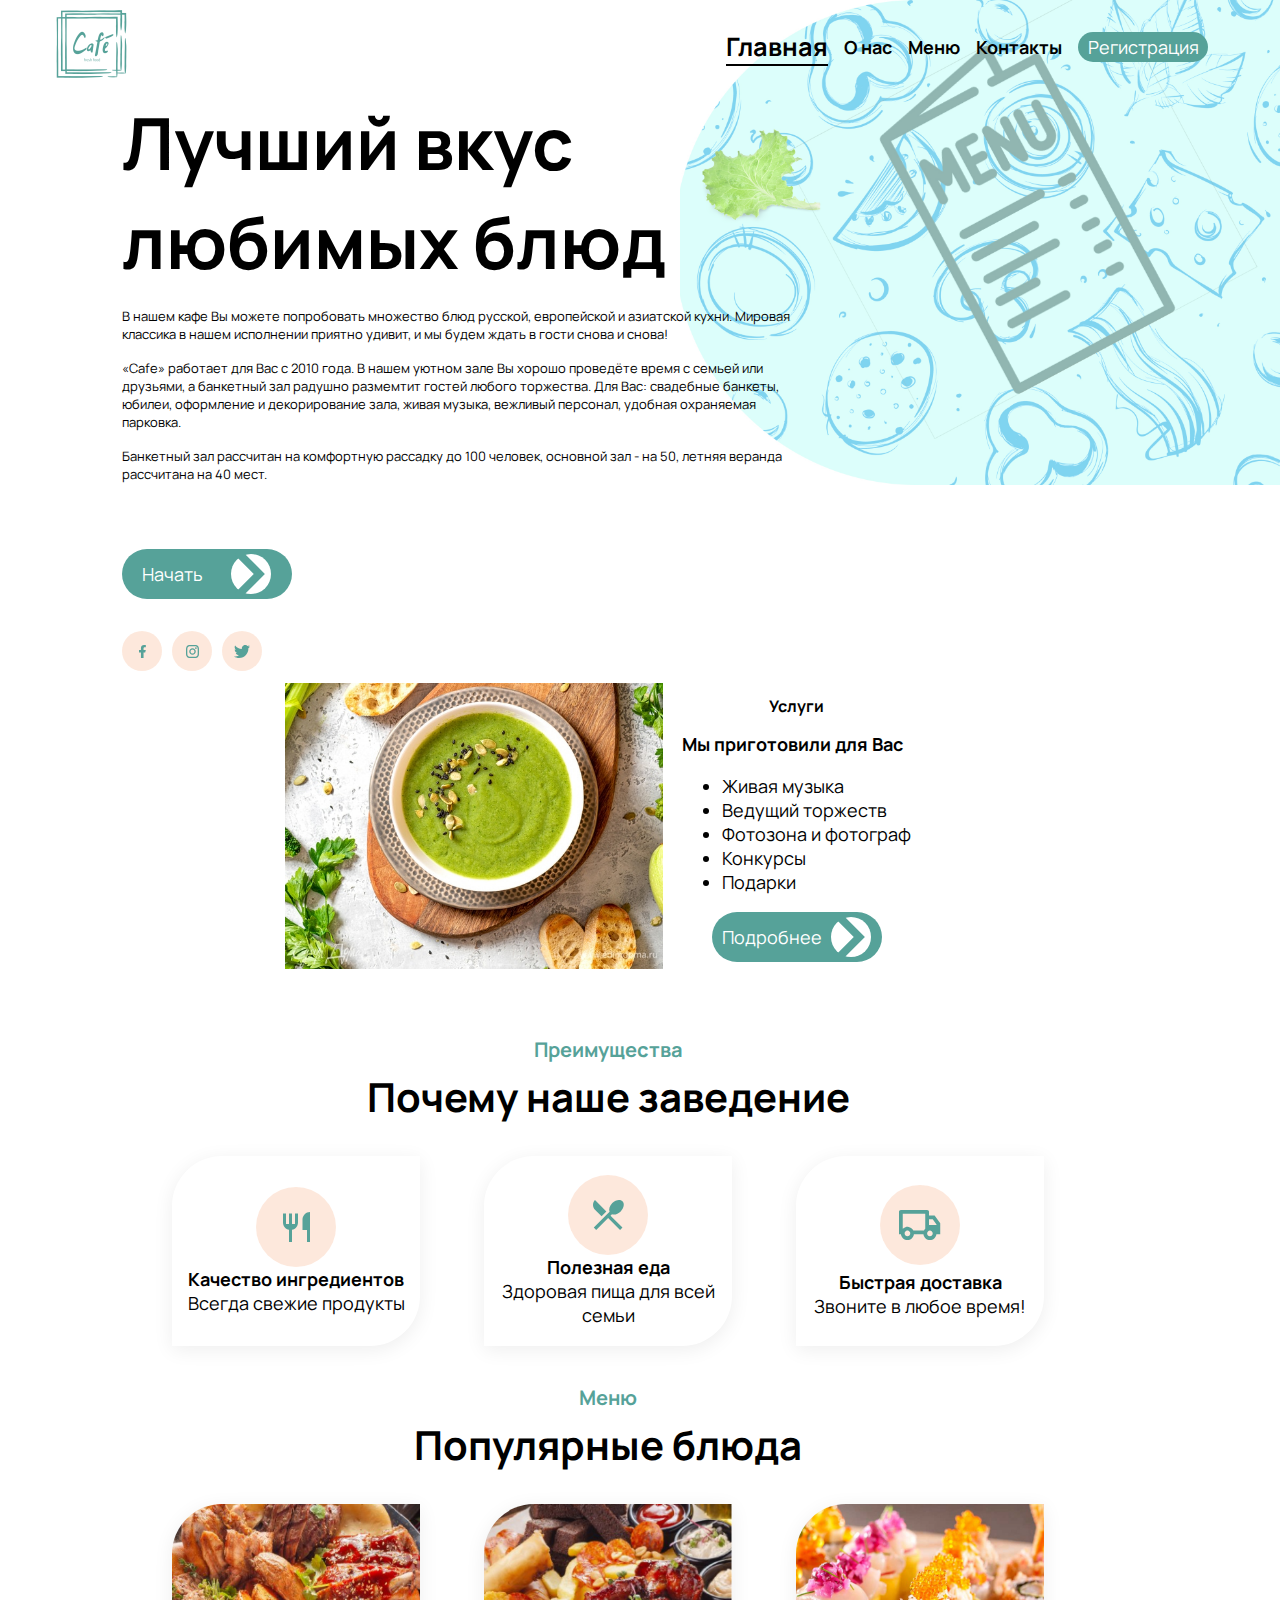
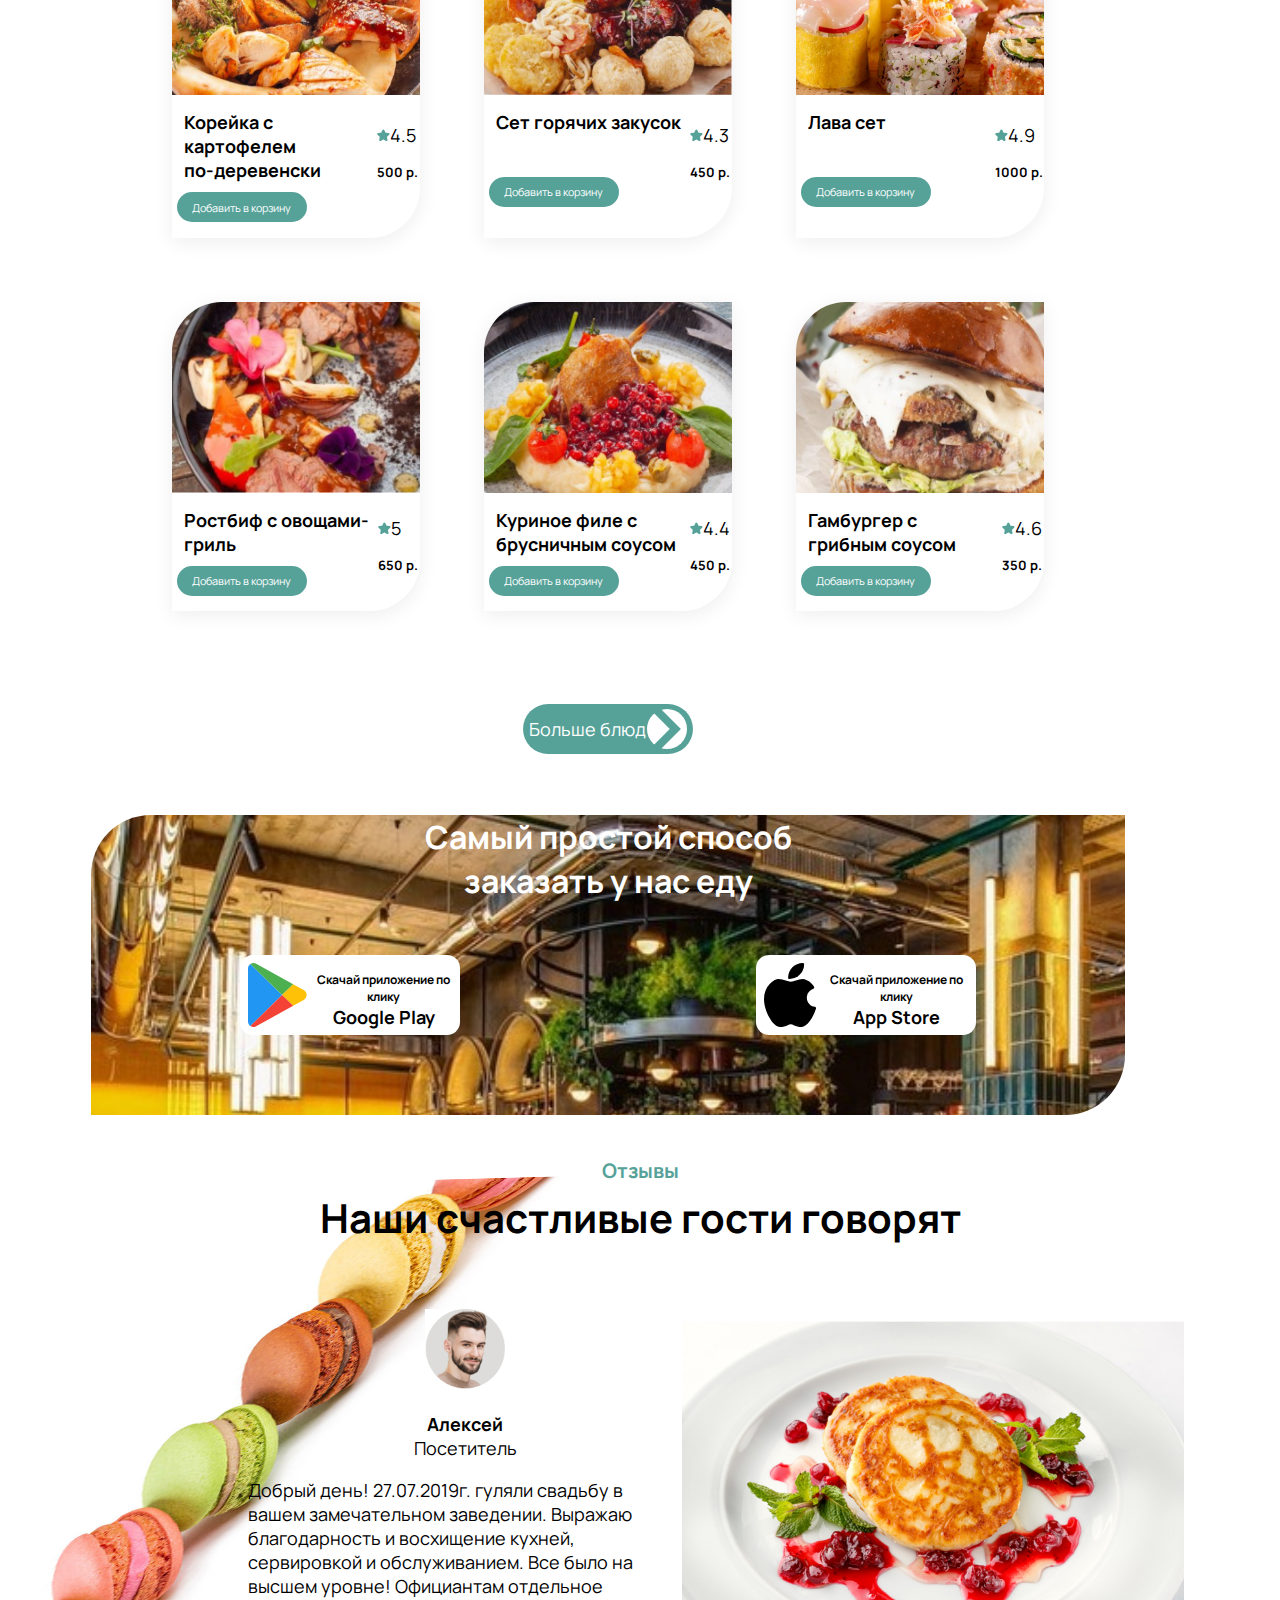
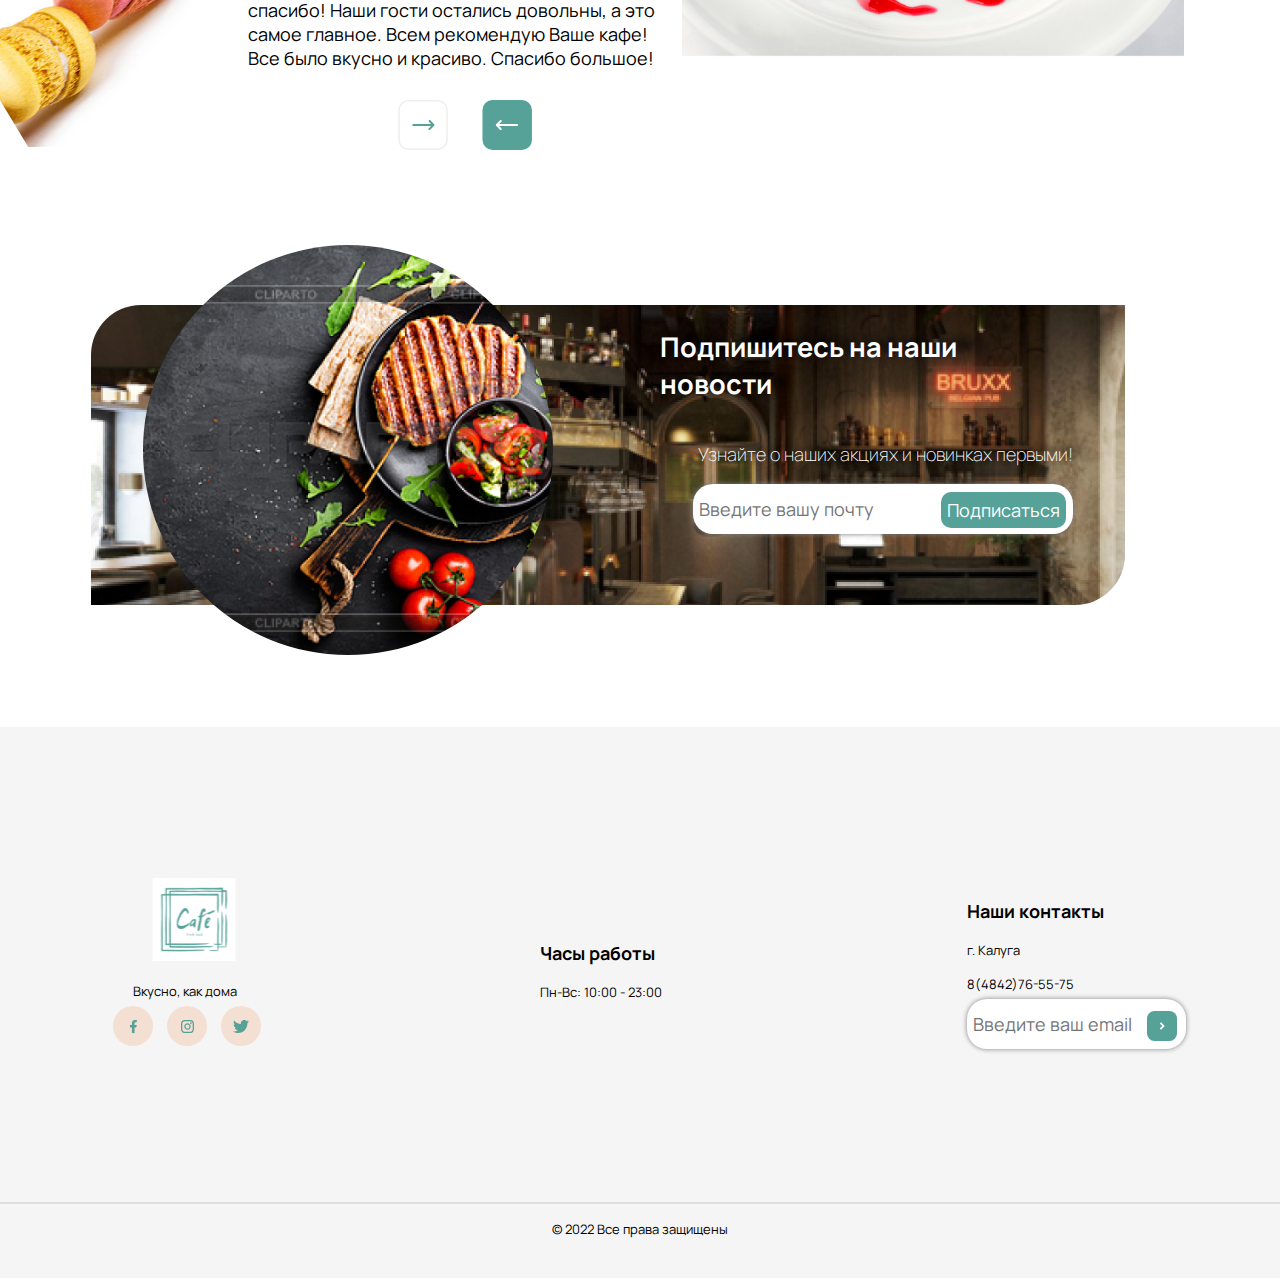
<file: index.html>
<!doctype html>
<html lang="en">
<head>
    <meta charset="UTF-8">
    <meta name="viewport"
          content="width=device-width, user-scalable=no, initial-scale=1.0, maximum-scale=1.0, minimum-scale=1.0">
    <meta http-equiv="X-UA-Compatible" content="ie=edge">
    <link rel="stylesheet" href="style.css">
    <link rel="icon" href="image/logo.jpg">
    <title>Cafe</title>
</head>
<body>
<div class="container">
    <div class="hamburger">
        <a href="#vmenu">
            <svg viewBox="0 0 100 80" width="40" height="40" fill="black">
                <rect width="80" height="10"></rect>
                <rect y="20" width="80" height="10"></rect>
                <rect y="40" width="80" height="10"></rect>
            </svg>
        </a>
    </div>
    <div class="vertical_menu">
        <ul>
            <li><a href="index.html">Главная</a></li>
            <li><a href="">О нас</a></li>
            <li><a href="Menu.html">Меню</a></li>
            <li><a href="#contacts">Контакты</a></li>
            <li>
                <button>Регистрация</button>
            </li>
        </ul>
        <img src="image/close.png" alt="closeBtn" width="60" height="60">
    </div>

<script src="VerticalMenuOpening.js"></script>

    <header>
        <div class="logo"><a href="index.html" title="Cafe"><img src="image/logo.jpg" alt="logo"></a>
            <ul>
                <li><a href="index.html">Главная</a></li>
                <li><a href="">О нас</a></li>
                <li><a href="Menu.html">Меню</a></li>
                <li><a href="#contacts">Контакты</a></li>
                <li>
                    <button>Регистрация</button>
                </li>
            </ul>
        </div>
    </header>

    <section class="section1">
        <div class="screensaver"><img src="image/background.jpg" alt="screensaver"></div>
        <div class=section1__flexed id="'about"><h1>Лучший вкус любимых блюд</h1>
            <p> В нашем кафе Вы можете попробовать множество блюд русской, европейской и азиатской кухни.
                Мировая классика в нашем исполнении приятно удивит, и мы будем ждать в гости снова и снова!</p>
            <p>«Cafe» работает для Вас с 2010 года. В нашем уютном зале Вы хорошо проведёте время с
                семьей или друзьями, а банкетный зал радушно размемтит гостей любого торжества.
                Для Вас: свадебные банкеты, юбилеи, оформление и декорирование зала, живая музыка,
                вежливый персонал, удобная охраняемая парковка.</p>
            <p> Банкетный зал рассчитан на комфортную рассадку до 100 человек,
                основной зал - на 50, летняя веранда рассчитана на 40 мест.</p>
        </div>
    </section>
    <div class="get_started">
        <a href="Menu.html"><button class="section section1">Начать
            <div class="arrow">
                <svg width="8" height="12" viewBox="0 0 8 12" fill="none" xmlns="http://www.w3.org/2000/svg">
                    <path d="M4.66688 6L0 1.33312L1.33312 0L7.33312 6L1.33312 12L0 10.6669L4.66688 6Z"
                          fill="#56A299"/>
                </svg>
            </div>
        </button>
        </a>
        <div class="links">
            <a href="https://ru-ru.facebook.com/" target="_blank" title="facebook"><img src="image/facebook.svg" alt="facebook"></a>
            <a href="https://www.instagram.com" target="_blank" title="instagram"><img src="image/instagram.svg" alt="instagram"></a>
            <a href="https://twitter.com/home" target="_blank" title="twitter"><img src="image/twitter.svg" alt="twitter"></a></div>
    </div>

    <!--<section class="contacts" id="contacts">
        <div class="work work__time"><img src="image/time.svg" alt="time">
            <p>с 10:00 до 23:00</p>
            <h6>Рабочее время</h6>
        </div>
        <div class="work work__place"><img src="image/phone.svg" alt="place">
            <p>Россия,г. Калуга, ул. Кирова, д. 59</p>
            <h6>Наш адрес</h6>
        </div>
        <div class="work work__phone"><img src="image/call.svg" alt="phone">
            <p>8(4842)76-55-75</p>
            <h6>Наш телефон</h6>
        </div>
    </section>-->

    <section class="section3description">
            <div class="healthy_food" id="about"><img src="image/section2.jpg" alt="healthy food"></div>
            <div class="section3description__container">
                <h6>Услуги</h6>
                <h2>Мы приготовили для Вас</h2>
                <ul>
                    <li>Живая музыка</li>
                    <li>Ведущий торжеств</li>
                    <li>Фотозона и фотограф</li>
                    <li>Конкурсы</li>
                    <li>Подарки</li>
                </ul>
                <button class="section more">Подробнее
                    <div class="arrow">
                        <svg width="8" height="12" viewBox="0 0 8 12" fill="none" xmlns="http://www.w3.org/2000/svg">
                            <path d="M4.66688 6L0 1.33312L1.33312 0L7.33312 6L1.33312 12L0 10.6669L4.66688 6Z"
                                  fill="#56A299"/>
                        </svg>
                    </div>
                </button>
            </div>
        <p class="moreInfo">
            Lorem ipsum dolor sit amet, consectetur adipisicing.
            Lorem ipsum dolor sit amet, consectetur adipisicing.
            Lorem ipsum dolor sit amet, consectetur adipisicing.
            Lorem ipsum dolor sit amet, consectetur adipisicing.
            Lorem ipsum dolor sit amet, consectetur adipisicing.
            Lorem ipsum dolor sit amet, consectetur adipisicing.
            Lorem ipsum dolor sit amet, consectetur adipisicing.
            Lorem ipsum dolor sit amet, consectetur adipisicing.

        </p>
        <script>
            let info = document.querySelector('.moreInfo')
            let btn = document.querySelector('.section.more')
            btn.addEventListener('click', function(e) {
                if(info.style.opacity == '0'){
                    info.style.opacity = '100%'
                }else{
                    info.style.opacity = '0'
                }
                e.stopPropagation()
            })
            document.addEventListener('click', function() {
                info.style.opacity = "";
            })
        </script>
    </section>

    <section class="section2">
        <div class='section__description'>
            <h6 class='section__title'>Преимущества</h6>
            <h2 class='section__quote'>Почему наше заведение</h2>
        </div>
        <div class="service">
            <div class="service__quality item">
                <img src="image/quality.svg" alt="quality">
                <div class="service__info"><b>Качество ингредиентов</b></div>
                <div class="service__description">Всегда свежие продукты</div>
            </div>
            <div class="service__health item">
                <img src="image/health.svg" alt="health">
                <div class="service__info"><b>Полезная еда</b></div>
                <div class="service__description">Здоровая пища для всей семьи</div>
            </div>
            <div class="service__delivery item">
                <div class="service__svg">
                    <img src="image/delivery.svg" alt="delivery">
                </div>
                <div class="service__info"><b>Быстрая доставка</b></div>
                <div class="service__description">Звоните в любое время!</div>
            </div>
        </div>
    </section>

    <section class="food">
        <div class='section__description'>
            <h6 class='section__title'>Меню</h6>
            <h2 class='section__quote'>Популярные блюда</h2></div>

        <div class="allitems">
            <div class="firstRow">
                <div class="item">
                    <img class="item__image" src="image/food1.jpg" alt="product1">

                    <div class="item__description">
                        <div class="item__rate">
                            <h3>Корейка с картофелем <br>по-деревенски</h3>
                            <button class="item__button">Добавить в корзину</button>
                        </div>

                        <div class="item__name">
                            <div class="item__star">
                                <img src="image/star.svg" alt="star">4.5
                            </div>
                            <p>500 р.</p>
                        </div>
                    </div>
                </div>
                <div class="item">
                    <img class="item__image" src="image/food2.jpg" alt="product1">
                    <div class="item__description">
                        <div class="item__rate">
                            <h3>Сет горячих закусок</h3>
                            <button class="item__button">Добавить в корзину</button>

                        </div>
                        <div class="item__name">
                            <div class="item__star"><img src="image/star.svg" alt="star">4.3</div>
                            <p>450 р.</p>
                        </div>
                    </div>
                </div>
                <div class="item">
                    <img class="item__image" src="image/food3.jpg" alt="product1">

                    <div class="item__description">
                        <div class="item__rate">
                            <h3>Лава сет</h3>
                            <button class="item__button">Добавить в корзину</button>
                        </div>
                        <div class="item__name">
                            <div class="item__star"><img src="image/star.svg" alt="star">4.9</div>
                            <p>1000 р.</p>
                        </div>
                    </div>
                </div>
            </div>
            <div class="secondRow">
                <div class="item ">
                    <img class="item__image" src="image/food4.jpg" alt="product1">

                    <div class="item__description">
                        <div class="item__rate">
                            <h3>Ростбиф с овощами-гриль</h3>
                            <button class="item__button">Добавить в корзину</button>

                        </div>
                        <div class="item__name">
                            <div class="item__star"><img src="image/star.svg" alt="star">5</div>
                            <p>650 р.</p>
                        </div>
                    </div>
                </div>
                <div class="item">
                    <img class="item__image" src="image/food5.jpg" alt="product1">
                    <div class="item__description">
                        <div class="item__rate">
                            <h3>Куриное филе с брусничным соусом</h3>
                            <button class="item__button">Добавить в корзину</button>
                        </div>
                        <div class="item__name">
                            <div class="item__star"><img src="image/star.svg" alt="star">4.4</div>
                            <p>450 р.</p>
                        </div>
                    </div>
                </div>
                <div class="item">
                    <img class="item__image" src="image/food6.jpg" alt="product1">
                    <div class="item__description">
                        <div class="item__rate">
                            <h3>Гамбургер с грибным соусом</h3>
                            <button class="item__button">Добавить в корзину</button>

                        </div>
                        <div class="item__name">
                            <div class="item__star"><img src="image/star.svg" alt="star">4.6</div>
                            <p>350 р.</p>
                        </div>
                    </div>
                </div>
        </div>
        </div>
        <a href="Menu.html">
            <button class="section center">Больше блюд
                <div class="arrow">
                    <svg width="8" height="12" viewBox="0 0 8 12" fill="none" xmlns="http://www.w3.org/2000/svg">
                        <path d="M4.66688 6L0 1.33312L1.33312 0L7.33312 6L1.33312 12L0 10.6669L4.66688 6Z"
                              fill="#56A299"/>
                    </svg>
                </div>
            </button>
        </a>
    </section>

    <section class="withbackground">
        <h2>Самый простой способ <br> заказать у нас еду</h2>
        <div class="withbackground__buttons">
            <a href="https://play.google.com/store/games" target="_blank" title="Gooogle PLay">
            <div class="withbackground__button1">
                <img src="image/googleplay.svg" alt="google">
                    <div class="withbackground__content">
                        <h6>Скачай приложение по клику</h6>
                        <h2>Google Play</h2>
                    </div>
            </div>
            </a>
            <a href="https://www.apple.com/app-store/" target="_blank" title="App Store">
                <div class="withbackground__button2">
                    <img src="image/apple.svg" alt="apple">
                    <div class="withbackground__content">
                        <h6>Скачай приложение по клику</h6>
                        <h2>App Store</h2>
                    </div>
            </div>
            </a>
        </div>
    </section>

    <section class="review">
        <img src="image/cake.jpg" alt="cake" width="803" height="370">
        <div class='section__description'>
            <a href="#r1"><h5 class='section__title'>Отзывы</h5></a>
            <h2 class='section__quote'>Наши счастливые гости говорят</h2>
        </div>
        <div class="testimonial">
            <div class="testimonial__person">
                <div class="testimonial__img"><img  id="r1" src="image/person.jpg" width="80" height="80" alt="person"></div>
                <h3>Алексей</h3>
                <small>Посетитель</small>
                <div class="comment">
                    Добрый день! 27.07.2019г. гуляли свадьбу в вашем замечательном заведении. Выражаю благодарность
                    и восхищение кухней, сервировкой и обслуживанием.
                    Все было на высшем уровне! Официантам отдельное
                    спасибо! Наши гости остались довольны, а это самое
                    главное. Всем рекомендую Ваше кафе!
                    Все было вкусно и красиво. Спасибо большое!
                </div>
                <div class="comments_switch">
                    <img src="image/left_arrow.svg" alt="ToLeft">
                    <img src="image/right_arrow.svg" alt="ToRight">
                </div>
            </div>
            <div class="pancake"><img src="image/pancake.jpg" width="502" height="360" alt="pancake"></div>
        </div>
    </section>

    <section class="section5">
        <div class="picture"><img src="image/sec5_front.png" alt="Grill"></div>
            <div class="feedback">
                <h2>Подпишитесь на наши новости</h2>
                <h3>Узнайте о наших акциях и новинках первыми!</h3>
                <div class="formSent">
                    <form action="">
                        <input type="email" placeholder="Введите вашу почту">
                        <input type="submit" value="Подписаться">
                    </form>
                </div>
            </div>
<script src="placeholder.js"></script>
    </section>
        <footer id="contacts">
            <div class="information">
                <div class="column1">
                    <div class="foot_Logo">
                        <a href="index.html"><img src="image/logo.svg" alt="Logo" title="Cafe"></a>
                        <p>Вкусно, как дома</p>
                    </div>
                    <div class="links_line">
                        <a href="https://ru-ru.facebook.com/" target="_blank" title="facebook"><img src="image/facebook.svg" alt="facebook"></a>
                        <a href="https://www.instagram.com" target="_blank" title="instagram"><img src="image/instagram.svg" alt="instagram"></a>
                        <a href="https://twitter.com/home" target="_blank" title="twitter"><img src="image/twitter.svg" alt="twitter"></a>
                    </div>
                </div>
                <div class="column2">
                    <h3>Часы работы</h3>
                    <P> Пн-Вс: 10:00 - 23:00</P>
                </div>
                <div class="column3">
                    <h3>Наши контакты</h3>
                    <p>г. Калуга</p>
                    <p>8(4842)76-55-75</p>
                    <div class="email_button">
                        <form>
                            <input type="email" placeholder="Введите ваш email" alt="email" id="text">
                            <input type="image" value="отправить" src="image/arrow.svg" width="30" height="30" alt="sent">
                        </form>
                    </div>

                </div>
            </div>
            <p class="copyright">&#169 2022 Все права защищены</p>
        </footer>

</div>

</body>
</html>
</file>
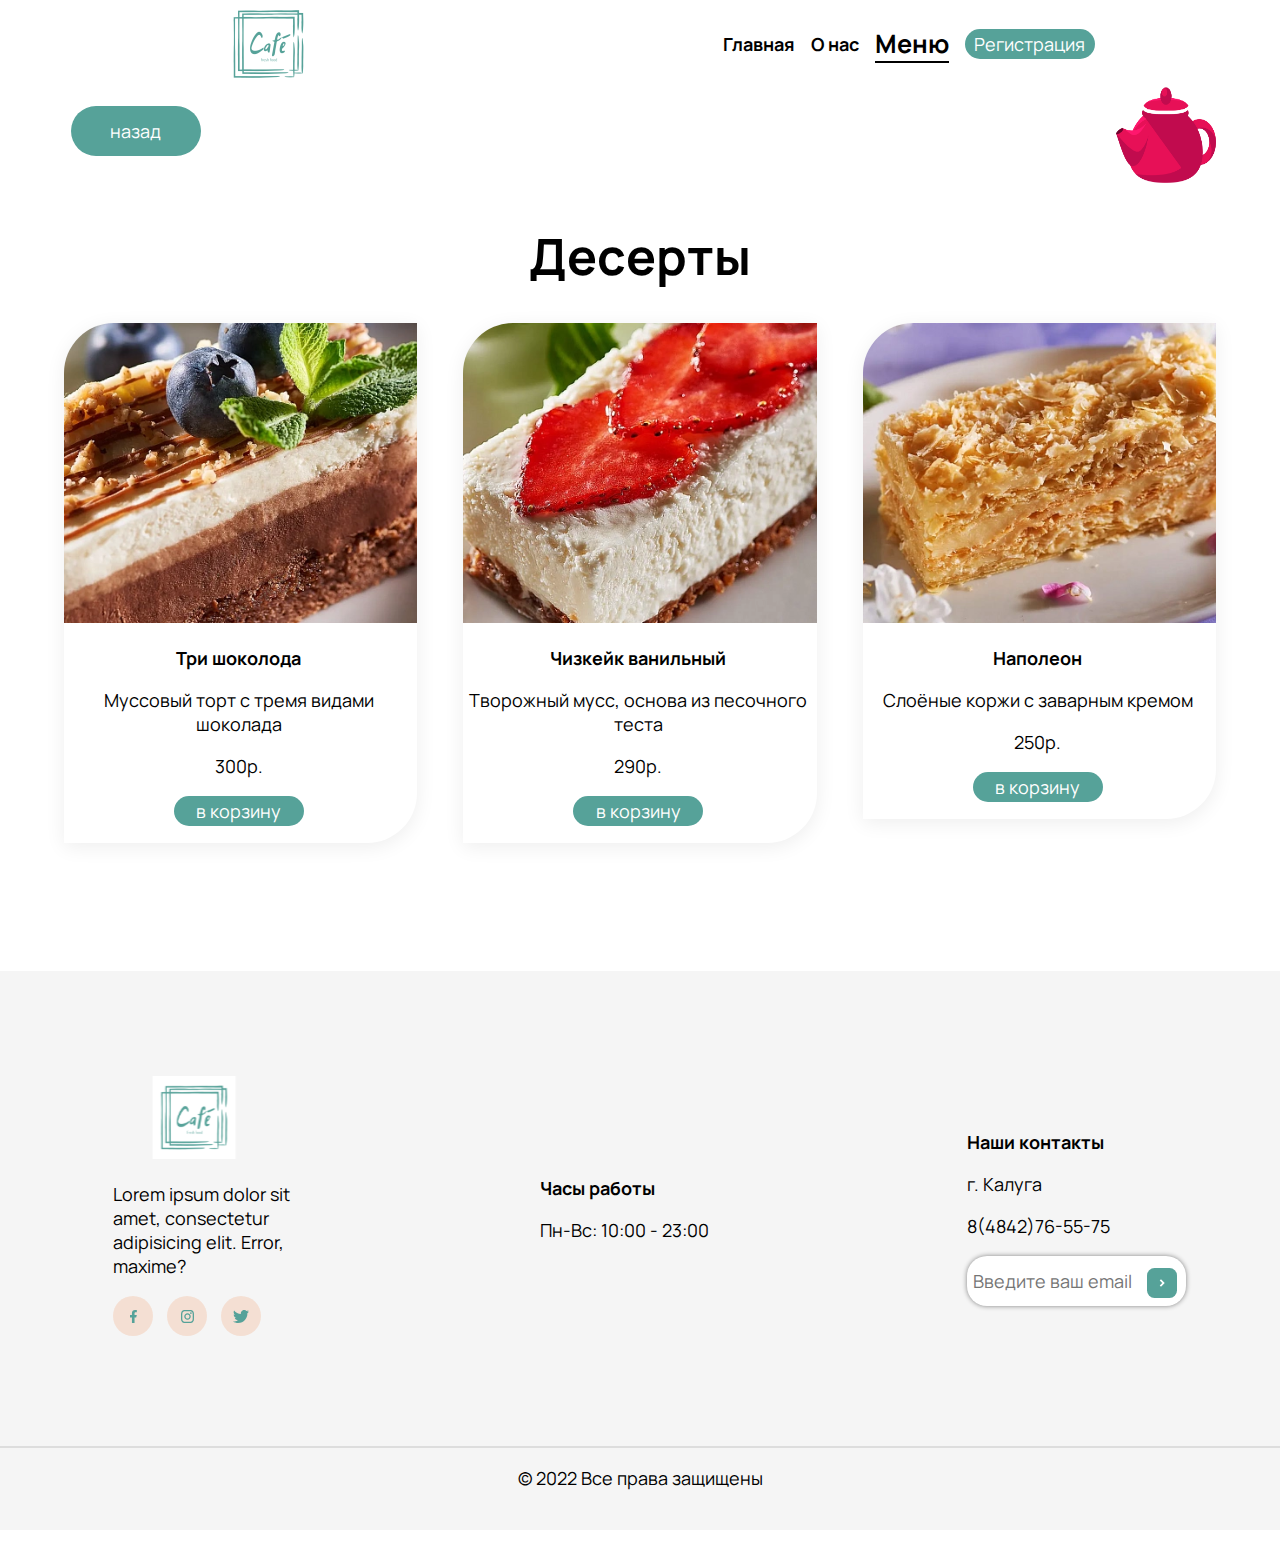
<file: dessets.html>
<!doctype html>
<html lang="en">
<head>
    <meta charset="UTF-8">
    <meta name="viewport"
          content="width=device-width, user-scalable=no, initial-scale=1.0, maximum-scale=1.0, minimum-scale=1.0">
    <meta http-equiv="X-UA-Compatible" content="ie=edge">
    <title>Десерты</title>
    <link rel="stylesheet" href="desserts.css">
    <script src="https://code.jquery.com/jquery-3.6.1.min.js"></script>
</head>
<body>
<div class="hamburger">
    <a href="#vmenu">
        <svg viewBox="0 0 100 80" width="40" height="40" fill="black">
            <rect width="80" height="10"></rect>
            <rect y="20" width="80" height="10"></rect>
            <rect y="40" width="80" height="10"></rect>
        </svg>
    </a>
</div>
<div class="vertical_menu">
    <ul>
        <li><a href="index.html">Главная</a></li>
        <li><a href="">О нас</a></li>
        <li><a href="Menu.html">Меню</a></li>
        <li>
            <button>Регистрация</button>
        </li>
    </ul>
    <img src="image/close.png" alt="closeBtn" width="60" height="60">
</div>

<script src="VerticalMenuOpening.js"></script>

<header>
    <div class="logo"><a href="index.html" title="Cafe"><img src="image/logo.jpg" alt="logo"></a>
        <ul>
            <li><a href="index.html">Главная</a></li>
            <li><a href="">О нас</a></li>
            <li><a href="Menu.html">Меню</a></li>
            <li>
                <button>Регистрация</button>
            </li>
        </ul>
    </div>
</header>
<section class="All_item">
    <div class="topLine">
        <a href="Menu.html"> <button>назад</button></a>
        <div class="cart">
            <div class="cap"><img src="image/cap.png" alt="Cap"></div>
            <div class="teapot"><img src="image/teapot.png" alt="teapot"></div>
        </div>
    </div>
    <h1>Десерты</h1>
    <div class="firstRow">
        <div class="item">
            <img class="item__image" src="image/dessert.jpg" alt="Dessert1">
            <div class="item__description">
                <h3>Три шоколода</h3>
                <div class="item__name">
                    <p>Муссовый торт с тремя видами шоколада</p>
                    <div class="item__price"><p>300р.</p></div>
                </div>
                <button class="item__button"> в корзину</button>

            </div>
        </div>
        <div class="item">
            <img class="item__image" src="image/desert2.jpg" alt="Dessert2">
            <div class="item__description">
                <h3>Чизкейк ванильный</h3>
                <div class="item__name">
                    <p>Творожный мусс, основа из песочного теста</p>
                    <div class="item__price"><p>290р.</p></div>
                </div>
                <button class="item__button">  в корзину</button>
            </div>
        </div>
        <div class="item">
            <img class="item__image" src="image/desert3.jpg" alt="Dessert3">
            <div class="item__description">
                <h3>Наполеон</h3>
                <div class="item__name">
                    <p>Слоёные коржи с заварным кремом</p>
                    <div class="item__price"><p>250р.</p></div>
                </div>
                <button class="item__button">  в корзину</button>
            </div>
        </div>

    </div>
</section>
<footer>
    <div class="information">
        <div class="column1">
            <div class="foot_Logo">
                <a href="index.html"><img src="image/logo.svg" alt="Logo" title="Cafe"></a>
                <p>Lorem ipsum dolor sit amet, consectetur adipisicing elit. Error, maxime?</p>
            </div>
            <div class="links_line">
                <a href="https://ru-ru.facebook.com/" target="_blank" title="facebook"><img src="image/facebook.svg" alt="facebook"></a>
                <a href="https://www.instagram.com" target="_blank" title="instagram"><img src="image/instagram.svg" alt="instagram"></a>
                <a href="https://twitter.com/home" target="_blank" title="twitter"><img src="image/twitter.svg" alt="twitter"></a>
            </div>
        </div>
        <div class="column2">
            <h3>Часы работы</h3>
            <P> Пн-Вс: 10:00 - 23:00</P>
        </div>
        <div class="column3">
            <h3>Наши контакты</h3>
            <p>г. Калуга</p>
            <p>8(4842)76-55-75</p>
            <div class="email_button">
                <form>
                    <input type="email" placeholder="Введите ваш email" alt="email" id="text">
                    <input type="image" value="отправить" src="image/arrow.svg" width="30" height="30" alt="sent">
                </form>
            </div>

        </div>
    </div>
    <p class="copyright">&#169 2022 Все права защищены</p>
</footer>

<script src="CartAnimation.js"></script>
</body>
</html>
</file>
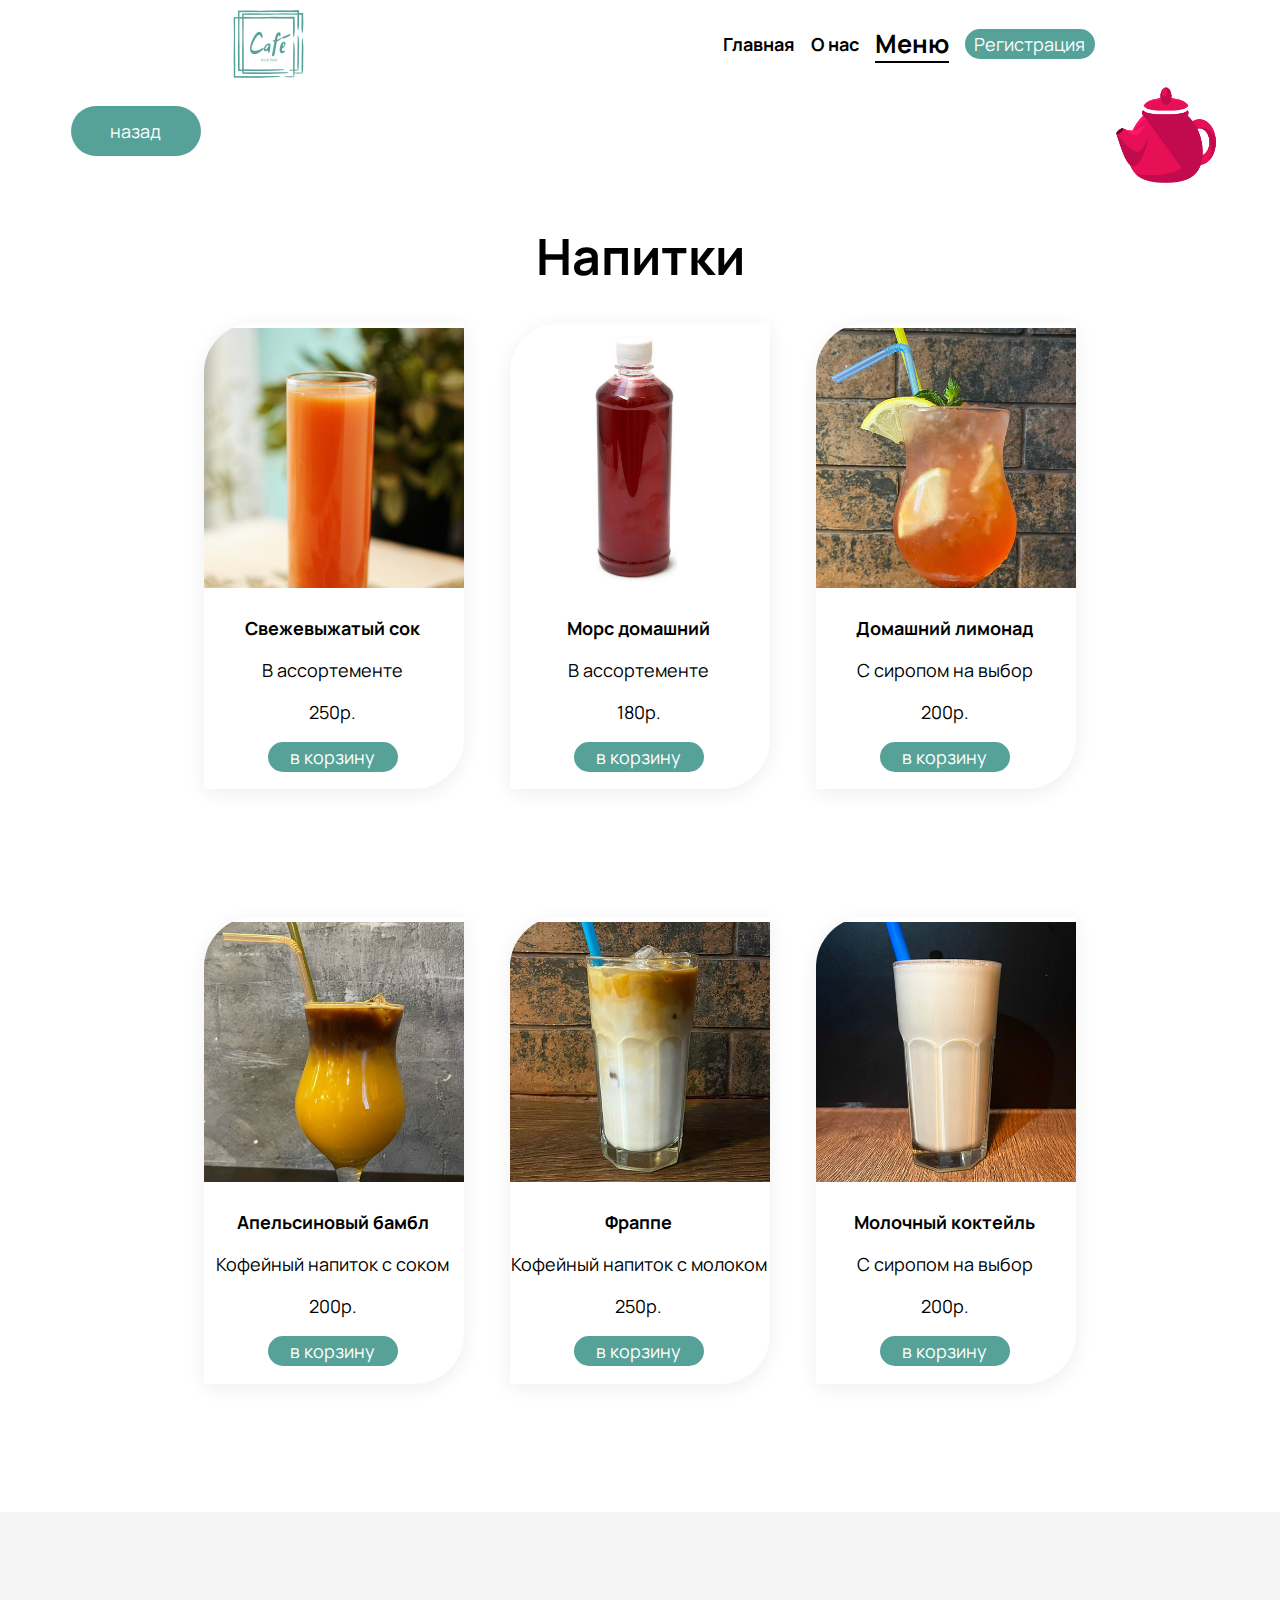
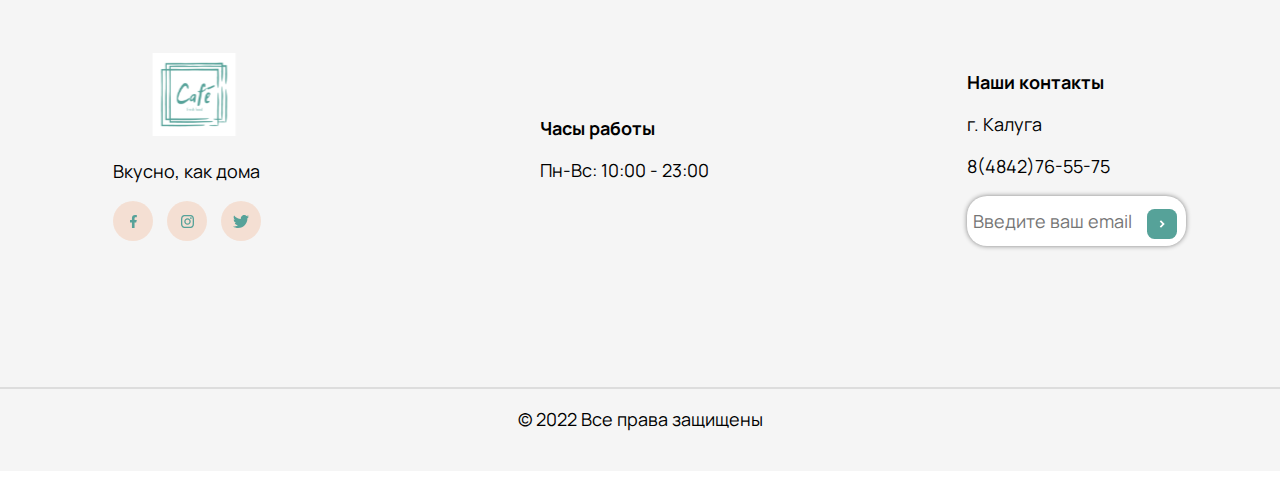
<file: drinks.html>
<!doctype html>
<html lang="en">
<head>
    <meta charset="UTF-8">
    <meta name="viewport"
          content="width=device-width, user-scalable=no, initial-scale=1.0, maximum-scale=1.0, minimum-scale=1.0">
    <meta http-equiv="X-UA-Compatible" content="ie=edge">
    <title>Напитки</title>
    <link rel="stylesheet" href="drinks.css">
    <script src="https://code.jquery.com/jquery-3.6.1.min.js"></script>

</head>
<body>
<div class="hamburger">
    <a href="#vmenu">
        <svg viewBox="0 0 100 80" width="40" height="40" fill="black">
            <rect width="80" height="10"></rect>
            <rect y="20" width="80" height="10"></rect>
            <rect y="40" width="80" height="10"></rect>
        </svg>
    </a>
</div>
<div class="vertical_menu">
    <ul>
        <li><a href="index.html">Главная</a></li>
        <li><a href="">О нас</a></li>
        <li><a href="Menu.html">Меню</a></li>
        <li>
            <button>Регистрация</button>
        </li>
    </ul>
    <img src="image/close.png" alt="closeBtn" width="60" height="60">
</div>

<script src="VerticalMenuOpening.js"></script>

<header>
    <div class="logo"><a href="index.html" title="Cafe"><img src="image/logo.jpg" alt="logo"></a>
        <ul>
            <li><a href="index.html">Главная</a></li>
            <li><a href="">О нас</a></li>
            <li><a href="Menu.html">Меню</a></li>
            <li>
                <button>Регистрация</button>
            </li>
        </ul>
    </div>
</header>
<section class="All_item">
    <div class="topLine">
        <a href="Menu.html"> <button>назад</button></a>
        <div class="cart">
            <div class="cap"><img src="image/cap.png" alt="Cap"></div>
            <div class="teapot"><img src="image/teapot.png" alt="teapot"></div>
        </div>

    </div>
    <h1>Напитки</h1>
    <div class="firstRow">
        <div class="item">
            <img class="item__image" src="image/drink1.jpg" alt="drink1">
            <div class="item__description">
                <h3>Свежевыжатый сок</h3>
                <div class="item__name">
                    <p>В ассортементе</p>
                    <div class="item__price"><p>250р.</p></div>
                </div>
                <button class="item__button"> в корзину</button>

            </div>
        </div>
        <div class="item">
            <img class="item__image" src="image/drink2.jpg" alt="drink2">
            <div class="item__description">
                <h3>Морс домашний</h3>
                <div class="item__name">
                    <p>В ассортементе</p>
                    <div class="item__price"><p>180р.</p></div>
                </div>
                <button class="item__button">  в корзину</button>
            </div>
        </div>
        <div class="item">
            <img class="item__image" src="image/drink3.jpg" alt="drink3">
            <div class="item__description">
                <h3>Домашний лимонад</h3>
                <div class="item__name">
                    <p>С сиропом на выбор</p>
                    <div class="item__price"><p>200р.</p></div>
                </div>
                <button class="item__button">  в корзину</button>
            </div>
        </div>
    </div>
    <div class="secondRow">
        <div class="item">
            <img class="item__image" src="image/drink4.jpg" alt="drink4">
            <div class="item__description">
                <h3>Апельсиновый бамбл</h3>
                <div class="item__name">
                    <p>Кофейный напиток с соком</p>
                    <div class="item__price"><p>200р.</p></div>
                </div>
                <button class="item__button">  в корзину</button>
            </div>
        </div>
        <div class="item">
            <img class="item__image" src="image/drink5.jpg" alt="drink5">
            <div class="item__description">
                <h3>Фраппе</h3>
                <div class="item__name">
                    <p>Кофейный напиток с молоком</p>
                    <div class="item__price"><p>250р.</p></div>
                </div>
                <button class="item__button">  в корзину</button>
            </div>
        </div>
        <div class="item">
            <img class="item__image" src="image/drink6.jpg" alt="drink6">
            <div class="item__description">
                <h3>Молочный коктейль</h3>
                <div class="item__name">
                    <p>С сиропом на выбор</p>
                    <div class="item__price"><p>200р.</p></div>
                </div>
                <button class="item__button">  в корзину</button>
            </div>
        </div>
    </div>
</section>
<footer>
    <div class="information">
        <div class="column1">
            <div class="foot_Logo">
                <a href="index.html"><img src="image/logo.svg" alt="Logo" title="Cafe"></a>
                <p>Вкусно, как дома</p>
            </div>
            <div class="links_line">
                <a href="https://ru-ru.facebook.com/" target="_blank" title="facebook"><img src="image/facebook.svg" alt="facebook"></a>
                <a href="https://www.instagram.com" target="_blank" title="instagram"><img src="image/instagram.svg" alt="instagram"></a>
                <a href="https://twitter.com/home" target="_blank" title="twitter"><img src="image/twitter.svg" alt="twitter"></a>
            </div>
        </div>
        <div class="column2">
            <h3>Часы работы</h3>
            <P> Пн-Вс: 10:00 - 23:00</P>
        </div>
        <div class="column3">
            <h3>Наши контакты</h3>
            <p>г. Калуга</p>
            <p>8(4842)76-55-75</p>
            <div class="email_button">
                <form>
                    <input type="email" placeholder="Введите ваш email" alt="email" id="text">
                    <input type="image" value="отправить" src="image/arrow.svg" width="30" height="30" alt="sent">
                </form>
            </div>

        </div>
    </div>
    <p class="copyright">&#169 2022 Все права защищены</p>
</footer>
<script src="CartAnimation.js"></script>
</body>
</html>
</file>
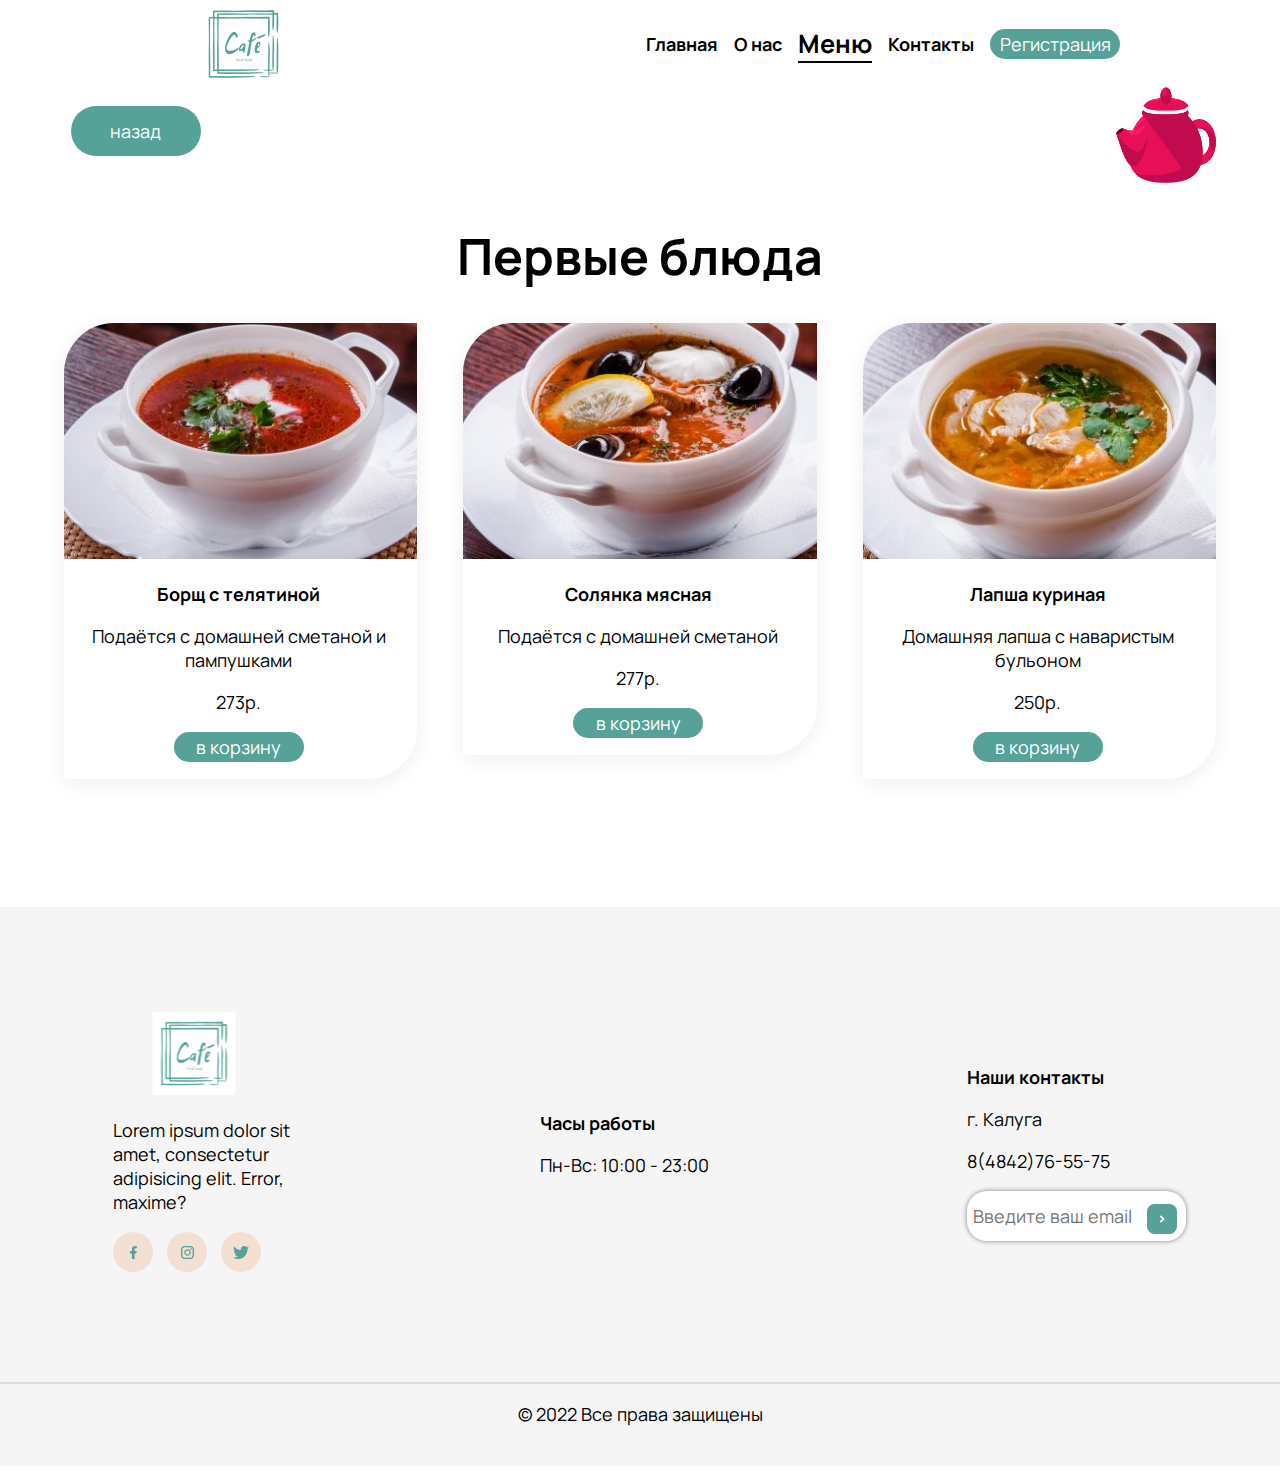
<file: hotMeal.html>
<!doctype html>
<html lang="en">
<head>
    <meta charset="UTF-8">
    <meta name="viewport"
          content="width=device-width, user-scalable=no, initial-scale=1.0, maximum-scale=1.0, minimum-scale=1.0">
    <meta http-equiv="X-UA-Compatible" content="ie=edge">
    <title>Первые блюда</title>
    <link rel="stylesheet" href="hotMeal.css">
    <script src="https://code.jquery.com/jquery-3.6.1.min.js"></script>

</head>
<body>
<div class="hamburger">
    <a href="#vmenu">
        <svg viewBox="0 0 100 80" width="40" height="40" fill="black">
            <rect width="80" height="10"></rect>
            <rect y="20" width="80" height="10"></rect>
            <rect y="40" width="80" height="10"></rect>
        </svg>
    </a>
</div>
<div class="vertical_menu">
    <ul>
        <li><a href="index.html">Главная</a></li>
        <li><a href="">О нас</a></li>
        <li><a href="Menu.html">Меню</a></li>
        <li>
            <button>Регистрация</button>
        </li>
    </ul>
    <img src="image/close.png" alt="closeBtn" width="60" height="60">
</div>

<script src="VerticalMenuOpening.js"></script>

<header>
    <div class="logo"><a href="index.html" title="Cafe"><img src="image/logo.jpg" alt="logo"></a>
        <ul>
            <li><a href="index.html">Главная</a></li>
            <li><a href="">О нас</a></li>
            <li><a href="Menu.html">Меню</a></li>
            <li><a href="">Контакты</a></li>
            <li>
                <button>Регистрация</button>
            </li>
        </ul>
    </div>
</header>
<section class="All_item">
    <div class="topLine">
        <a href="Menu.html"> <button>назад</button></a>
        <div class="cart">
            <div class="cap"><img src="image/cap.png" alt="Cap"></div>
            <div class="teapot"><img src="image/teapot.png" alt="teapot"></div>
        </div>
    </div>
    <h1>Первые блюда</h1>
    <div class="firstRow">
        <div class="item">
            <img class="item__image" src="image/soup1.jpg" alt="soup1">
            <div class="item__description">
                <h3>Борщ с телятиной</h3>
                <div class="item__name">
                    <p>Подаётся с домашней сметаной и пампушками</p>
                    <div class="item__price"><p>273р.</p></div>
                </div>
                <button class="item__button"> в корзину</button>

            </div>
        </div>
        <div class="item">
            <img class="item__image" src="image/soup2.jpg" alt="soup2">
            <div class="item__description">
                <h3>Солянка мясная</h3>
                <div class="item__name">
                    <p>Подаётся с домашней сметаной</p>
                    <div class="item__price"><p>277р.</p></div>
                </div>
                <button class="item__button">  в корзину</button>
            </div>
        </div>
        <div class="item">
            <img class="item__image" src="image/soup3.jpg" alt="soup3">
            <div class="item__description">
                <h3>Лапша куриная</h3>
                <div class="item__name">
                    <p>Домашняя лапша с наваристым бульоном</p>
                    <div class="item__price"><p>250р.</p></div>
                </div>
                <button class="item__button">  в корзину</button>
            </div>
        </div>
    </div>

</section>
<footer>
    <div class="information">
        <div class="column1">
            <div class="foot_Logo">
                <a href="index.html"><img src="image/logo.svg" alt="Logo" title="Cafe"></a>
                <p>Lorem ipsum dolor sit amet, consectetur adipisicing elit. Error, maxime?</p>
            </div>
            <div class="links_line">
                <a href="https://ru-ru.facebook.com/" target="_blank" title="facebook"><img src="image/facebook.svg" alt="facebook"></a>
                <a href="https://www.instagram.com" target="_blank" title="instagram"><img src="image/instagram.svg" alt="instagram"></a>
                <a href="https://twitter.com/home" target="_blank" title="twitter"><img src="image/twitter.svg" alt="twitter"></a>
            </div>
        </div>
        <div class="column2">
            <h3>Часы работы</h3>
            <P> Пн-Вс: 10:00 - 23:00</P>
        </div>
        <div class="column3">
            <h3>Наши контакты</h3>
            <p>г. Калуга</p>
            <p>8(4842)76-55-75</p>
            <div class="email_button">
                <form>
                    <input type="email" placeholder="Введите ваш email" alt="email" id="text">
                    <input type="image" value="отправить" src="image/arrow.svg" width="30" height="30" alt="sent">
                </form>
            </div>

        </div>
    </div>
    <p class="copyright">&#169 2022 Все права защищены</p>
</footer>
<script src="CartAnimation.js"></script>

</body>
</html>
</file>
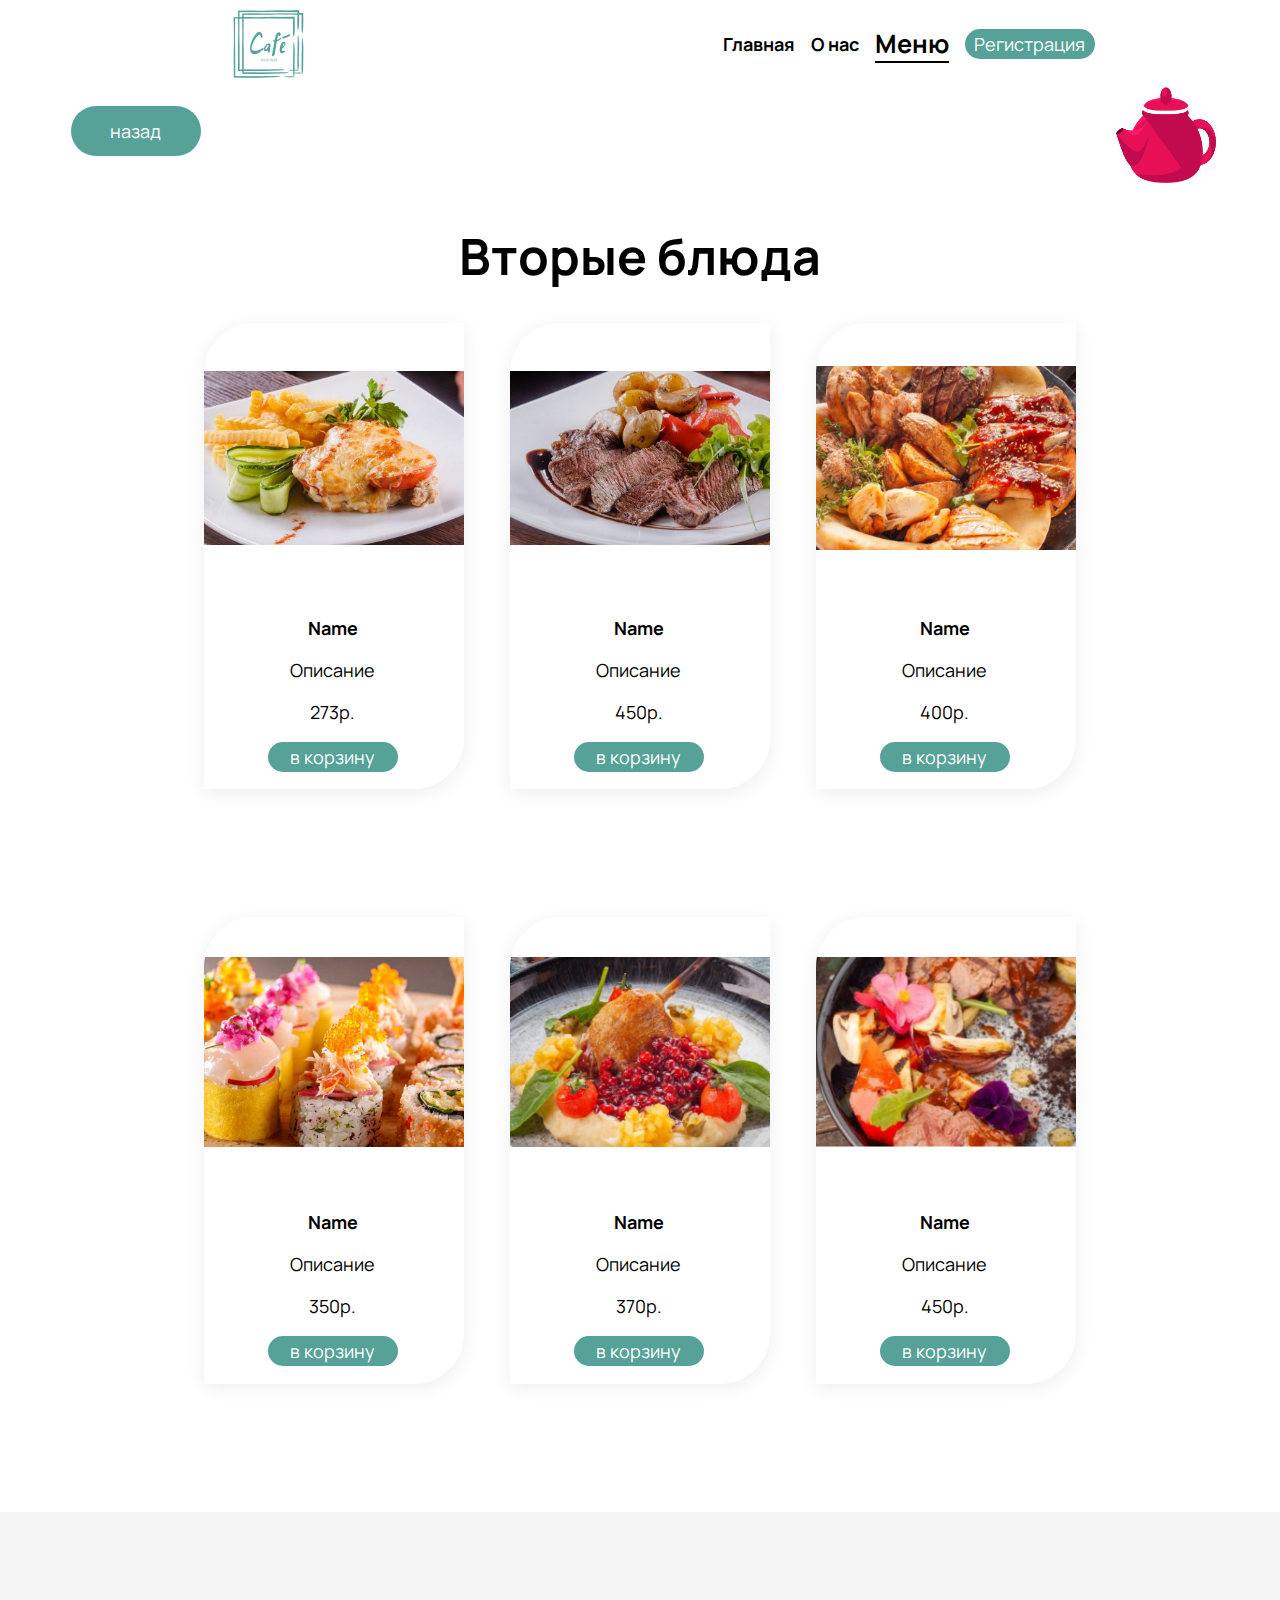
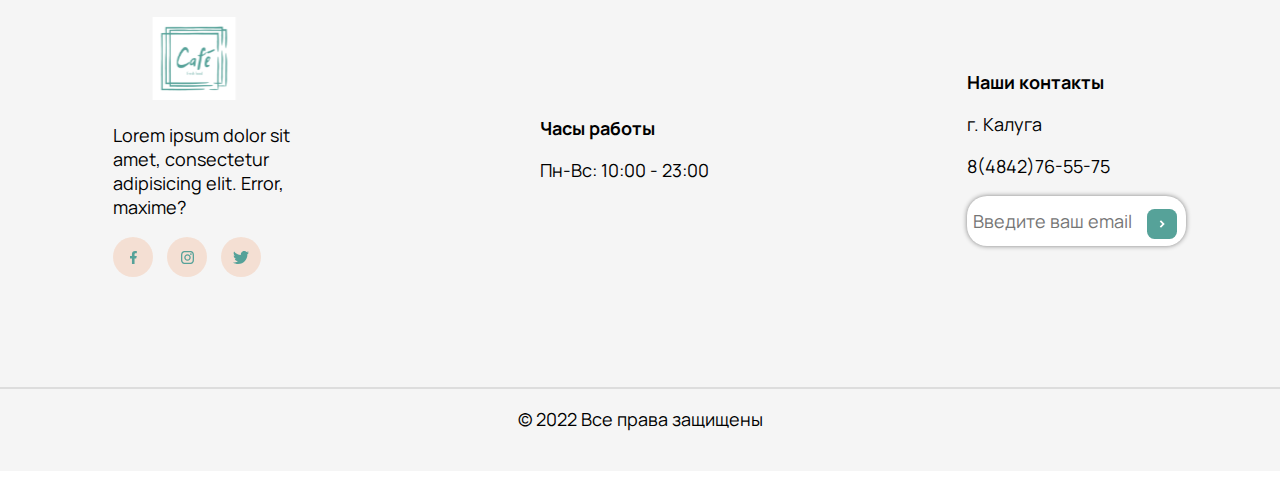
<file: mainDish.html>
<!doctype html>
<html lang="en">
<head>
    <meta charset="UTF-8">
    <meta name="viewport"
          content="width=device-width, user-scalable=no, initial-scale=1.0, maximum-scale=1.0, minimum-scale=1.0">
    <meta http-equiv="X-UA-Compatible" content="ie=edge">
    <title>Вторые блюда</title>
    <link rel="stylesheet" href="mainDish.css">
    <script src="https://code.jquery.com/jquery-3.6.1.min.js"></script>

</head>
<body>
<div class="hamburger">
    <a href="#vmenu">
        <svg viewBox="0 0 100 80" width="40" height="40" fill="black">
            <rect width="80" height="10"></rect>
            <rect y="20" width="80" height="10"></rect>
            <rect y="40" width="80" height="10"></rect>
        </svg>
    </a>
</div>
<div class="vertical_menu">
    <ul>
        <li><a href="index.html">Главная</a></li>
        <li><a href="">О нас</a></li>
        <li><a href="Menu.html">Меню</a></li>
        <li>
            <button>Регистрация</button>
        </li>
    </ul>
    <img src="image/close.png" alt="closeBtn" width="60" height="60">
</div>

<script src="VerticalMenuOpening.js"></script>

<header>
    <div class="logo"><a href="index.html" title="Cafe"><img src="image/logo.jpg" alt="logo"></a>
        <ul>
            <li><a href="index.html">Главная</a></li>
            <li><a href="">О нас</a></li>
            <li><a href="Menu.html">Меню</a></li>
            <li>
                <button>Регистрация</button>
            </li>
        </ul>
    </div>
</header>
<section class="All_item">
    <div class="topLine">
        <a href="Menu.html"> <button>назад</button></a>
        <div class="cart">
            <div class="cap"><img src="image/cap.png" alt="Cap"></div>
            <div class="teapot"><img src="image/teapot.png" alt="teapot"></div>
        </div>

    </div>
    <h1>Вторые блюда</h1>
    <div class="firstRow">
        <div class="item">
            <img class="item__image" src="image/hot1.jpg" alt="Dish1">
            <div class="item__description">
                <h3>Name</h3>
                <div class="item__name">
                    <p>Описание</p>
                    <div class="item__price"><p>273р.</p></div>
                </div>
                <button class="item__button"> в корзину</button>

            </div>
        </div>
        <div class="item">
            <img class="item__image" src="image/hot2.jpg" alt="Dish2">
            <div class="item__description">
                <h3>Name</h3>
                <div class="item__name">
                    <p>Описание</p>
                    <div class="item__price"><p>450р.</p></div>
                </div>
                <button class="item__button">  в корзину</button>
            </div>
        </div>
        <div class="item">
            <img class="item__image" src="image/hot3.jpg" alt="Dish3">
            <div class="item__description">
                <h3>Name</h3>
                <div class="item__name">
                    <p>Описание</p>
                    <div class="item__price"><p>400р.</p></div>
                </div>
                <button class="item__button">  в корзину</button>
            </div>
        </div>
    </div>
    <div class="secondRow">
        <div class="item">
            <img class="item__image" src="image/hot4.jpg" alt="Dish4">
            <div class="item__description">
                <h3>Name</h3>
                <div class="item__name">
                    <p>Описание</p>
                    <div class="item__price"><p>350р.</p></div>
                </div>
                <button class="item__button">  в корзину</button>
            </div>
        </div>
        <div class="item">
            <img class="item__image" src="image/hot5.jpg" alt="Dish5">
            <div class="item__description">
                <h3>Name</h3>
                <div class="item__name">
                    <p>Описание</p>
                    <div class="item__price"><p>370р.</p></div>
                </div>
                <button class="item__button">  в корзину</button>
            </div>
        </div>
        <div class="item">
            <img class="item__image" src="image/hot6.jpg" alt="Dish6">
            <div class="item__description">
                <h3>Name</h3>
                <div class="item__name">
                    <p>Описание</p>
                    <div class="item__price"><p>450р.</p></div>
                </div>
                <button class="item__button">  в корзину</button>
            </div>
        </div>
    </div>
</section>
<footer>
    <div class="information">
        <div class="column1">
            <div class="foot_Logo">
                <a href="index.html"><img src="image/logo.svg" alt="Logo" title="Cafe"></a>
                <p>Lorem ipsum dolor sit amet, consectetur adipisicing elit. Error, maxime?</p>
            </div>
            <div class="links_line">
                <a href="https://ru-ru.facebook.com/" target="_blank" title="facebook"><img src="image/facebook.svg" alt="facebook"></a>
                <a href="https://www.instagram.com" target="_blank" title="instagram"><img src="image/instagram.svg" alt="instagram"></a>
                <a href="https://twitter.com/home" target="_blank" title="twitter"><img src="image/twitter.svg" alt="twitter"></a>
            </div>
        </div>
        <div class="column2">
            <h3>Часы работы</h3>
            <P> Пн-Вс: 10:00 - 23:00</P>
        </div>
        <div class="column3">
            <h3>Наши контакты</h3>
            <p>г. Калуга</p>
            <p>8(4842)76-55-75</p>
            <div class="email_button">
                <form>
                    <input type="email" placeholder="Введите ваш email" alt="email" id="text">
                    <input type="image" value="отправить" src="image/arrow.svg" width="30" height="30" alt="sent">
                </form>
            </div>

        </div>
    </div>
    <p class="copyright">&#169 2022 Все права защищены</p>
</footer>
<script src="CartAnimation.js"></script>
</body>
</html>
</file>
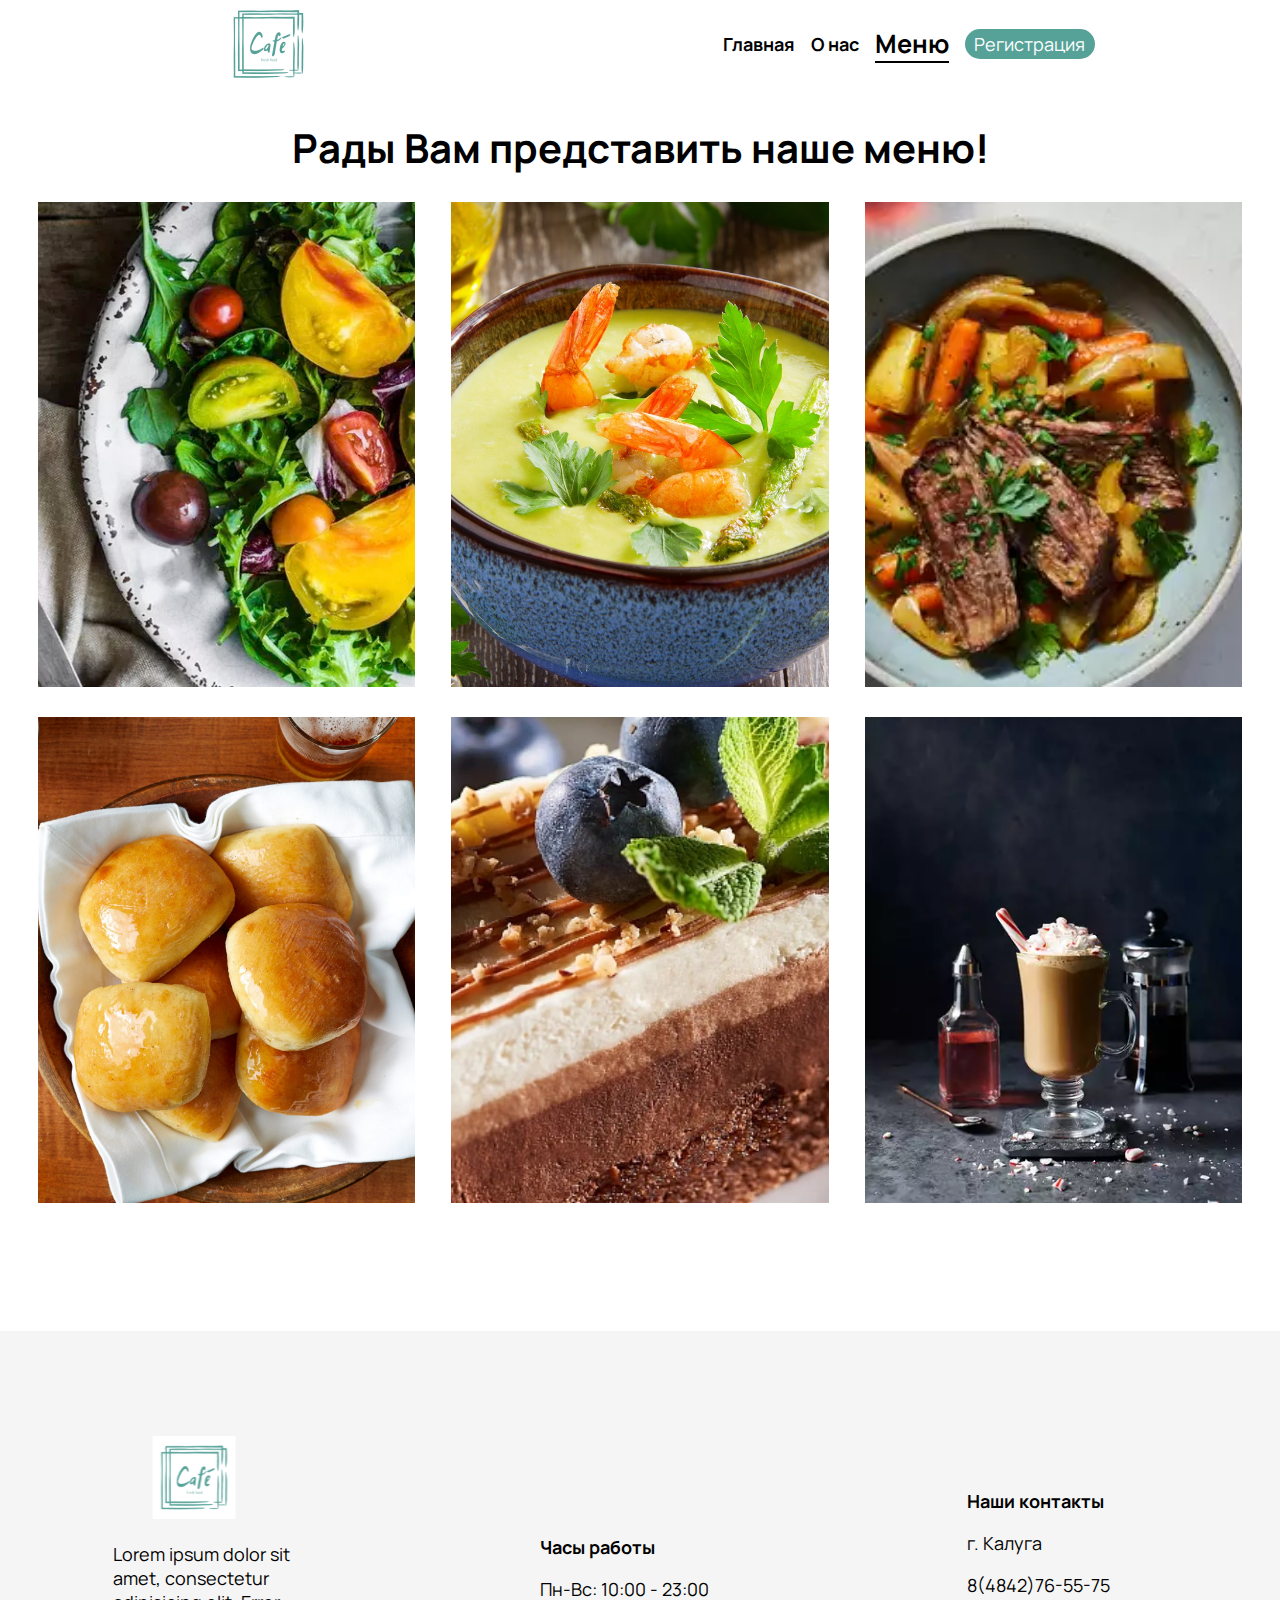
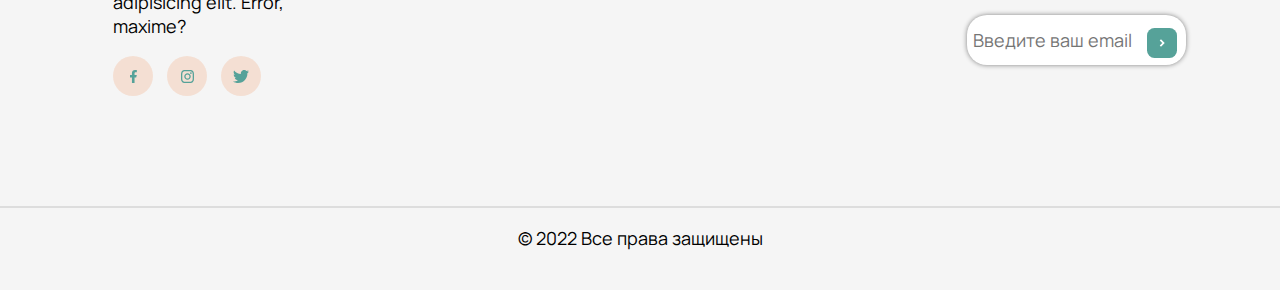
<file: Menu.html>
<!doctype html>
<html lang="en">
<head>
    <meta charset="UTF-8">
    <meta name="viewport"
          content="width=device-width, user-scalable=no, initial-scale=1.0, maximum-scale=1.0, minimum-scale=1.0">
    <meta http-equiv="X-UA-Compatible" content="ie=edge">
    <title>Меню</title>
    <link rel="stylesheet" href="Menu.css">
    <link rel="icon" href="image/logo.jpg">

</head>
<body>
<section>
    <div class="hamburger">
        <a href="#vmenu">
            <svg viewBox="0 0 100 80" width="40" height="40" fill="black">
                <rect width="80" height="10"></rect>
                <rect y="20" width="80" height="10"></rect>
                <rect y="40" width="80" height="10"></rect>
            </svg>
        </a>
    </div>
    <div class="vertical_menu">
        <ul>
            <li><a href="index.html">Главная</a></li>
            <li><a href="">О нас</a></li>
            <li><a href="Menu.html">Меню</a></li>
            <li>
                <button>Регистрация</button>
            </li>
        </ul>
        <img src="image/close.png" alt="closeBtn" width="60" height="60">
    </div>

    <script src="VerticalMenuOpening.js"></script>

    <header>
        <div class="logo"><a href="index.html" title="Cafe"><img src="image/logo.jpg" alt="logo"></a>
            <ul>
                <li><a href="index.html">Главная</a></li>
                <li><a href="">О нас</a></li>
                <li><a href="Menu.html">Меню</a></li>
                <li>
                    <button>Регистрация</button>
                </li>
            </ul>
        </div>
    </header>
<h1>Рады Вам представить наше меню!</h1>
    <div class="categories">
        <a class="salads dishes" href="saladas.html">
                <img src="image/salad.png" alt="Salad">
                <div class="block"><span>салаты и<br> закуски</span></div>
        </a>
        <a class="hotMeal dishes" href="hotMeal.html">
            <img src="image/firstDish.jpg" alt="Hot Dish">
            <div class="block"><span>первые блюда</span></div>
        </a>
        <a class="mainDish dishes" href="mainDish.html">
            <img src="image/mainDish.jpg" alt="Main Dish">
            <div class="block"><span>вторые блюда</span></div>
        </a>
        <a class="bakes dishes" href="bakery.html">
            <img src="image/bakes.jpeg" alt="Bakes">
            <div class="block"><span>выпечка</span></div>
        </a>
        <a class="desserts dishes" href="dessets.html">
            <img src="image/dessert.jpg" alt="Desserts">
            <div class="block"><span>десерты</span></div>
        </a>
        <a class="cocktails dishes" href="drinks.html">
            <img src="image/cocktails.jpg" alt="Cocktails">
            <div class="block"><span>коктейли</span></div>
        </a>
    </div>
</section>
<footer>
    <div class="information">
        <div class="column1">
            <div class="foot_Logo">
                <a href="index.html"><img src="image/logo.svg" alt="Logo" title="Cafe"></a>
                <p>Lorem ipsum dolor sit amet, consectetur adipisicing elit. Error, maxime?</p>
            </div>
            <div class="links_line">
                <a href="https://ru-ru.facebook.com/" target="_blank" title="facebook"><img src="image/facebook.svg" alt="facebook"></a>
                <a href="https://www.instagram.com" target="_blank" title="instagram"><img src="image/instagram.svg" alt="instagram"></a>
                <a href="https://twitter.com/home" target="_blank" title="twitter"><img src="image/twitter.svg" alt="twitter"></a>
            </div>
        </div>
        <div class="column2">
            <h3>Часы работы</h3>
            <P> Пн-Вс: 10:00 - 23:00</P>
        </div>
        <div class="column3">
            <h3>Наши контакты</h3>
            <p>г. Калуга</p>
            <p>8(4842)76-55-75</p>
            <div class="email_button">
                <form>
                    <input type="email" placeholder="Введите ваш email" alt="email" id="text">
                    <input type="image" value="отправить" src="image/arrow.svg" width="30" height="30" alt="sent">
                </form>
            </div>

        </div>
    </div>
    <p class="copyright">&#169 2022 Все права защищены</p>
</footer>
</body>
</html>
</file>
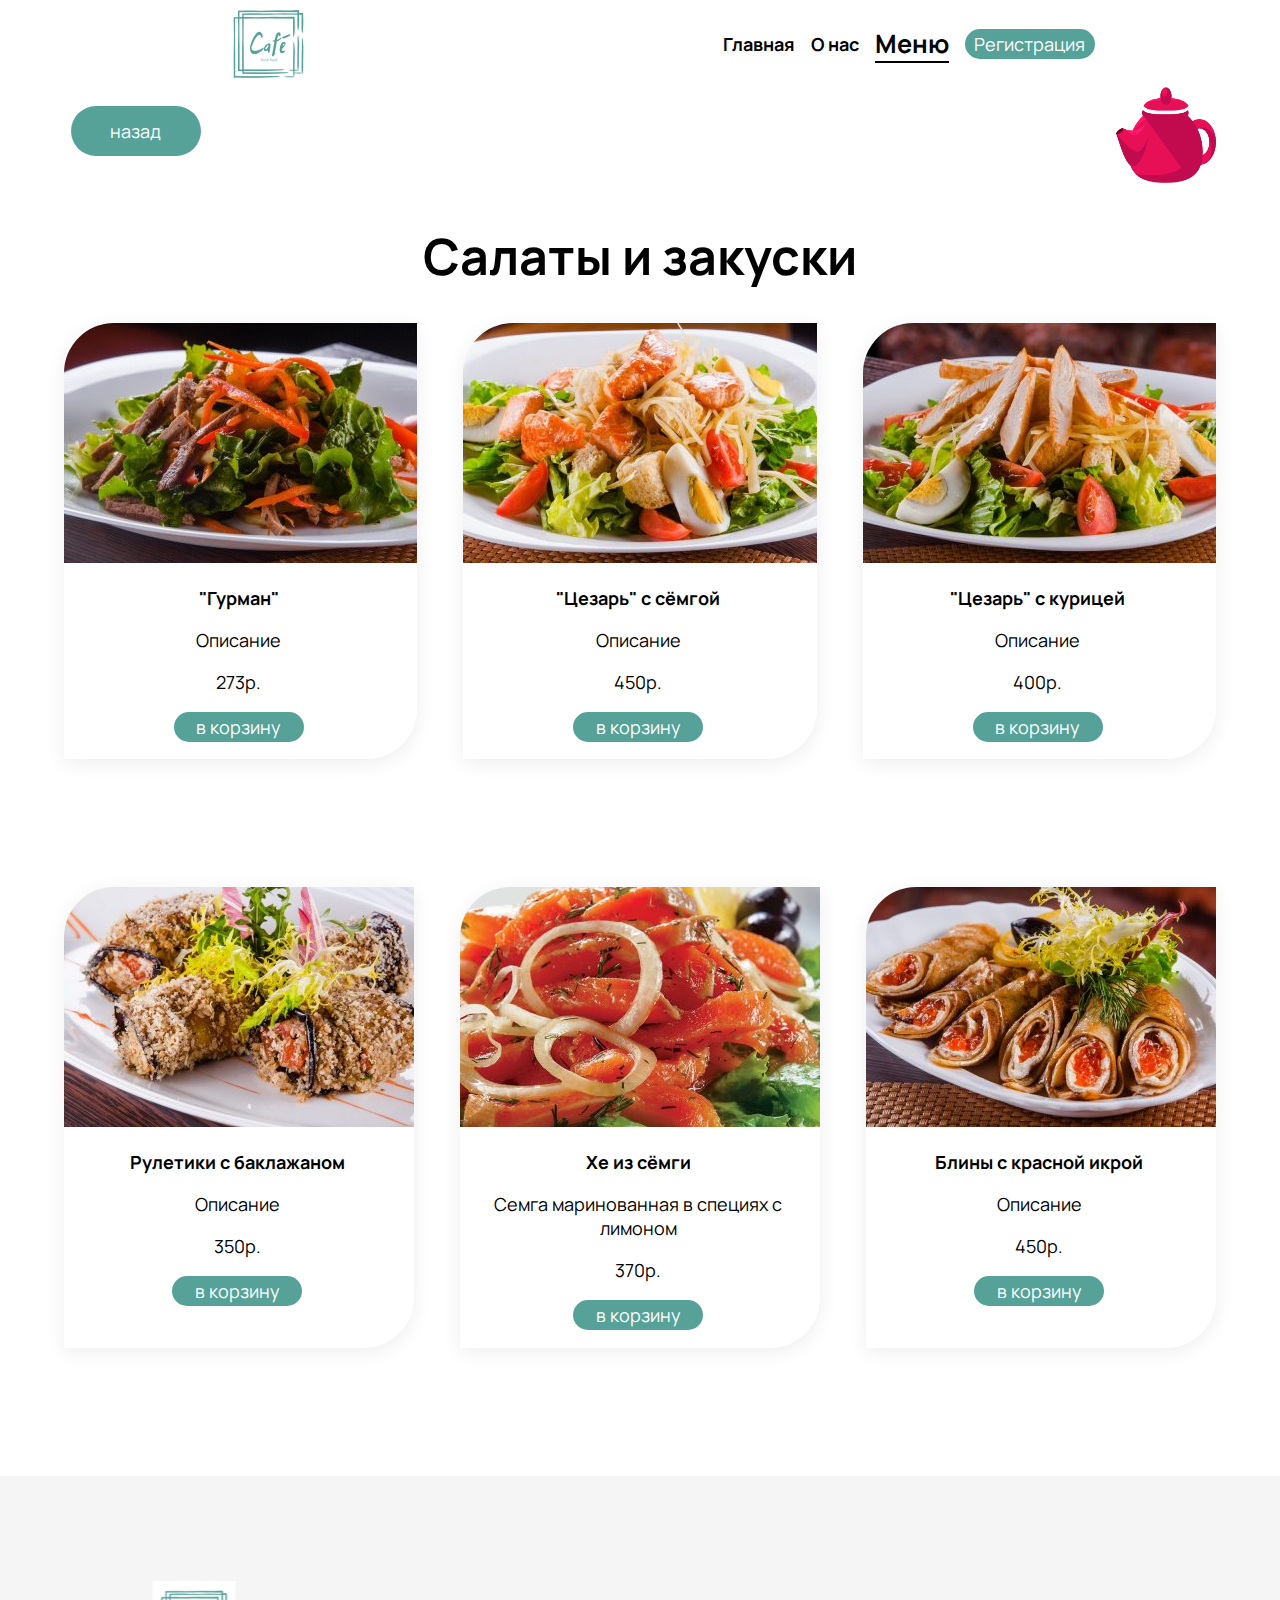
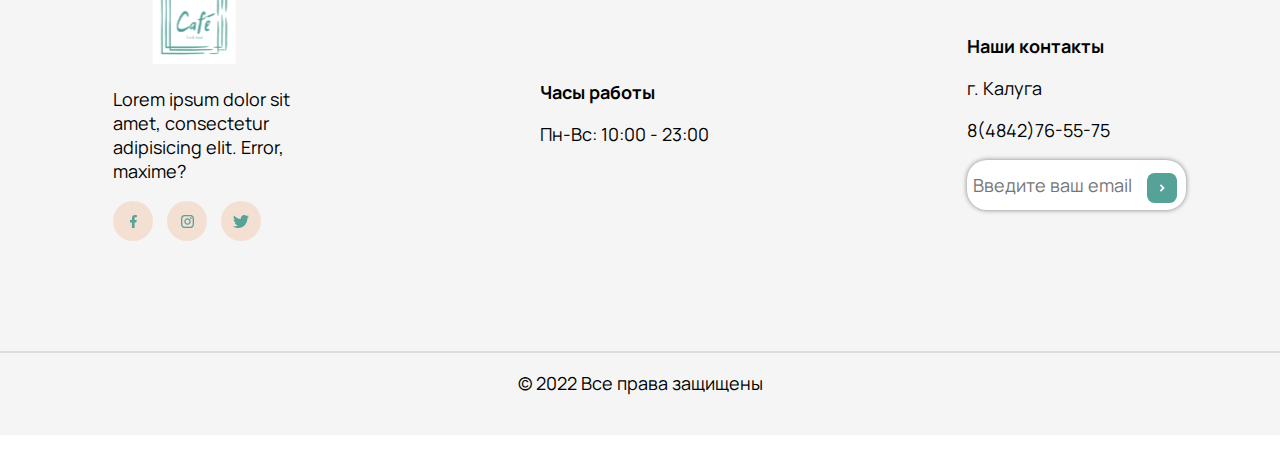
<file: saladas.html>
<!doctype html>
<html lang="en">
<head>
    <meta charset="UTF-8">
    <meta name="viewport"
          content="width=device-width, user-scalable=no, initial-scale=1.0, maximum-scale=1.0, minimum-scale=1.0">
    <meta http-equiv="X-UA-Compatible" content="ie=edge">
    <title>Салаты и закуски</title>
    <link rel="stylesheet" href="saladas.css">
    <script src="https://code.jquery.com/jquery-3.6.1.min.js"></script>
</head>
<body>
    <div class="hamburger">
        <a href="#vmenu">
            <svg viewBox="0 0 100 80" width="40" height="40" fill="black">
                <rect width="80" height="10"></rect>
                <rect y="20" width="80" height="10"></rect>
                <rect y="40" width="80" height="10"></rect>
            </svg>
        </a>
    </div>
    <div class="vertical_menu">
        <ul>
            <li><a href="index.html">Главная</a></li>
            <li><a href="">О нас</a></li>
            <li><a href="Menu.html">Меню</a></li>
            <li>
                <button>Регистрация</button>
            </li>
        </ul>
        <img src="image/close.png" alt="closeBtn" width="60" height="60">
    </div>

    <script src="VerticalMenuOpening.js"></script>

    <header>
        <div class="logo"><a href="index.html" title="Cafe"><img src="image/logo.jpg" alt="logo"></a>
            <ul>
                <li><a href="index.html">Главная</a></li>
                <li><a href="">О нас</a></li>
                <li><a href="Menu.html">Меню</a></li>
                <li>
                    <button>Регистрация</button>
                </li>
            </ul>
        </div>
    </header>
<section class="All_item">
    <div class="topLine">
        <a href="Menu.html"> <button>назад</button></a>
        <div class="cart">
            <div class="teapot"><img src="image/teapot.png" alt="teapot"></div>
            <div class="cap"><img src="image/cap.png" alt="Cap"></div>
        </div>



    </div>
    <h1>Салаты и закуски</h1>
    <div class="firstRow">
        <div class="item">
            <img class="item__image" src="image/salat1.jpg" alt="salat1">
            <div class="item__description">
                    <h3>"Гурман"</h3>
                    <div class="item__name">
                        <p>Описание</p>
                        <div class="item__price"><p>273р.</p></div>
                    </div>
                    <button class="item__button"> в корзину</button>

            </div>
        </div>
        <div class="item">
            <img class="item__image" src="image/salat2.jpg" alt="salat2">
            <div class="item__description">
                    <h3>"Цезарь" с сёмгой</h3>
                    <div class="item__name">
                        <p>Описание</p>
                        <div class="item__price"><p>450р.</p></div>
                    </div>
                    <button class="item__button">  в корзину</button>
            </div>
        </div>
        <div class="item">
            <img class="item__image" src="image/salat3.jpg" alt="salat3">
            <div class="item__description">
                    <h3>"Цезарь" с курицей</h3>
                    <div class="item__name">
                        <p>Описание</p>
                        <div class="item__price"><p>400р.</p></div>
                    </div>
                    <button class="item__button">  в корзину</button>
                </div>
        </div>
    </div>
    <div class="secondRow">
        <div class="item">
            <img class="item__image" src="image/salat4.jpg" alt="salat4">
            <div class="item__description">
                    <h3>Рулетики с баклажаном</h3>
                    <div class="item__name">
                        <p>Описание</p>
                        <div class="item__price"><p>350р.</p></div>
                    </div>
                    <button class="item__button">  в корзину</button>
            </div>
        </div>
        <div class="item">
            <img class="item__image" src="image/salat5.jpg" alt="salat5">
            <div class="item__description">
                    <h3>Хе из сёмги</h3>
                    <div class="item__name">
                        <p>Семга маринованная в специях с лимоном</p>
                        <div class="item__price"><p>370р.</p></div>
                    </div>
                    <button class="item__button">  в корзину</button>
                </div>
        </div>
        <div class="item">
            <img class="item__image" src="image/salat6.jpg" alt="salat6">
            <div class="item__description">
                    <h3>Блины с красной икрой</h3>
                    <div class="item__name">
                        <p>Описание</p>
                        <div class="item__price"><p>450р.</p></div>
                    </div>
                    <button class="item__button">  в корзину</button>
            </div>
        </div>
    </div>
</section>
    <footer>
        <div class="information">
            <div class="column1">
                <div class="foot_Logo">
                    <a href="index.html"><img src="image/logo.svg" alt="Logo" title="Cafe"></a>
                    <p>Lorem ipsum dolor sit amet, consectetur adipisicing elit. Error, maxime?</p>
                </div>
                <div class="links_line">
                    <a href="https://ru-ru.facebook.com/" target="_blank" title="facebook"><img src="image/facebook.svg" alt="facebook"></a>
                    <a href="https://www.instagram.com" target="_blank" title="instagram"><img src="image/instagram.svg" alt="instagram"></a>
                    <a href="https://twitter.com/home" target="_blank" title="twitter"><img src="image/twitter.svg" alt="twitter"></a>
                </div>
            </div>
            <div class="column2">
                <h3>Часы работы</h3>
                <P> Пн-Вс: 10:00 - 23:00</P>
            </div>
            <div class="column3">
                <h3>Наши контакты</h3>
                <p>г. Калуга</p>
                <p>8(4842)76-55-75</p>
                <div class="email_button">
                    <form>
                        <input type="email" placeholder="Введите ваш email" alt="email" id="text">
                        <input type="image" value="отправить" src="image/arrow.svg" width="30" height="30" alt="sent">
                    </form>
                </div>

            </div>
        </div>
        <p class="copyright">&#169 2022 Все права защищены</p>
    </footer>
    <script src="CartAnimation.js"></script>
</body>
</html>
</file>
<file: style.css>
@font-face{
    font-family: 'Manrope';
    src: url(Manrope_VariableFont_wght.ttf);
}
*, *::before,*::after{
    box-sizing: border-box;
    font-family: Manrope;
    font-size: 18px;
}
body{
    width: 95%;
    margin: 0;
    padding: 0;
    overflow-x: hidden;

}
/*header*/
header .logo{
    display: flex;
    width: 100%;
    justify-content: space-between;
}

.container{
    width: 100%;
    margin: auto;
}
.logo img{
    width: 183px;
    height: 88px;
    margin:0;
}

.logo ul{
    list-style-type: none;
    display: flex;
    align-content: space-between;
    align-items: center;
    /*justify-content: center;*/
    /*flex-wrap: wrap;*/
    padding-left: 0;
    margin-left: 0;
}
.logo ul li a{
    text-decoration: none;
    color: black;
    transition: 1.5s;
    border-bottom: 2px solid transparent;
}
.logo ul li a[href="index.html"]{
    font-size: 1.4em;
    border-bottom: 2px solid black;
}

.logo ul li a:hover{
    border-bottom: 2px solid black;
}
.logo ul li {
    margin: 8px;
    font-weight: bold;
    white-space: nowrap;

}

button{
    background-color: #56A299;
    border: none;
    border-radius: 120px;
    width: 130px;
    height: 30px;
    cursor: pointer;
    color: white;
}
/*cart*/
.cart {
    display: flex;
    flex-direction: column;
}
.cap{
    position: absolute;
    top: -46%;
    right: 0;
    transform-origin: right;
}
.cap img[alt="Cap"]{
    width: 80px;
    height: 80px;
}
.cart{
    position: relative;
}
.cart img[alt="teapot"] {
    width: 80px;
    height: 70px;
}
.topLine{
    display: flex;
    justify-content: space-between;
    margin: 0 5% 0 5%;
}

/* end of cart*/

/*section1*/
.get_started  a{
    text-decoration: none;
}
.fly{
    width: 100%;
    display: flex;
    flex-direction: column;
}
.links{
    display: flex;
 }
.links > a{
    margin-right: 10px;
}
.section1{
    margin-left: 10%;
    width: 80%;
    display: flex;
}
.get_started{
    margin-left: 10%;
}
.contacts{
    width: 80%;
    margin: 8% auto;
}
.screensaver img{
position: absolute;
    top:0;
    right: 0;
    width: 600px;
    height: 485px;
    opacity: 0.6;
    object-fit: cover;
    z-index: -1;
}
.section1__flexed{
    width: 70%;
}
button.section{
    margin: auto;
    width: 170px;
    height: 50px;
    border-radius: 54px;
    display: flex;
    justify-content: space-around;
    align-items: center;
    align-content: space-around;
}
button.section.section1{
    margin:60px 0 32px 0;
}
svg{
    width: 50px;
    height: 50px;
    /*border-radius: 90%;*/
    /*border: 1px solid white;*/
    margin: 32px 0 32px 0;
}
.arrow{
    display:flex;
    justify-content: center;
    align-items: center;
    width: 40px;
    height: 40px;
    background: white;
    border-radius: 50%;
    font-weight: bold;
    color: #56A299;
}
.contacts{
    display: flex;
    box-shadow: 0 22px 52px 0 rgba(0, 0, 0, 0.07);
    border-radius: 60px 0px;
    height: 217px;
    justify-content: space-around;
    align-items: center;
    flex-basis: 100%;
    margin-bottom: 6%;
}
.work{
    display: flex;
    flex-direction: column;
    align-items: center;
    flex-grow: 1;
}
.work__time,.work__place{
    border-right:  1.5px solid #DDDDDD;
    padding-right: 16px;
}

.section__quote{
    font-size: 40px;
    margin: 0;
}
h6{
    font-size: 16px;
    margin:0;
}
p{
    font-size: 13px;
    margin:16px 0 6px 0;
}

h1{
    font-size: 4em;
    font-weight: bold;
    margin: 0;
}
/*section 2*/
.service{
    display: flex;
    justify-content: center;
}
.service__quality{
    text-align: center;
}
.section3description{
    display: flex;
    align-items: center;
    justify-content: center;
    margin-bottom: 4%;
    width: 80%;
    margin-left: 10%;
    position: relative;
}
.section3description img{
    width: 378px;
    height: 286px;
}
.section3description__container{
    margin:2%;
}
.section3description__container h6{
    text-align: center;
}
.section3description__container p{
    margin-bottom: 10%;
}
.moreInfo{
    position: absolute;
    border: 2px solid red;
    background-color: yellow;
    top: 108%;
    transition: 1.2s;
    opacity: 0;
    padding: 1%;
    width: 90%;
}

/*for all food cards*/

.section__description{
    display: flex;
    flex-direction: column;
    align-items: center;
}
.allitems{
    margin-bottom: 28px;
}
.firstRow{
    display: flex;
    justify-content: center;
}
.secondRow{
    display:flex;
    justify-content: center;
}
.item{
    width: 248px;
    background: #FFFFFF;
    box-shadow: 0 4px 20px rgba(0, 0, 0, 0.07);
    border-radius: 50px 0;
    padding-bottom: 8px;
    margin: 32px;
}
.service .item{
    height: 190px;
    display: flex;
    justify-content: center;
    align-items: center;
    flex-direction: column;
    padding:32px 8px 32px 8px;
}
.service__description{
    text-align: center;
}

.service.allitems{
    align-items: center;
    margin: auto;
}
.item__description{
    display: flex;
    width: 100%;
    height: 35%;
    justify-content: space-between;
    margin-left: 2%;
    padding-bottom: 3%;

}
.firstRow .item, .secondRow .item{
    border-radius: 50px 0 50px 0;
    overflow: hidden;
}
.item__image{
    width: 100%;
    height: 191px;
    /*border-radius: 50px 0 0 0 ;*/

}
.item__rate{
    display: flex;
    flex-direction: column;
    width: 80%;
    justify-content: space-between;
}
.item__name{
    margin: 1% 3% 0 0;
    display: flex;
    flex-direction: column;
    justify-content: center;
}
.item__name p{
    width: 180%;
    font-weight: bold;
}
.item__button{
    font-size: 0.6em;
}
.item__rate h3{
    margin: 10px 0 10px 7px;
}
.section.center {
    margin-top: 5%;
    margin-bottom: 5%;
}
.item__button{
    flex-shrink: 0;
}
a[href="Menu.html"]{
    text-decoration: none;
}
/*section4 food order*/

.withbackground{
    height: 300px;
    margin: auto;
    width: 85%;
    object-fit: fill;
    background-image: url("image/section3.svg");
    border-radius: 60px 0;
    color: white;
    text-align: center;
}
.withbackground a{
    text-decoration: none;
    color: black;
    margin-top: 5%;
}
.withbackground__buttons{
    display: flex;
    justify-content: space-around;
}

.withbackground__content {
    display: flex;
    flex-direction: column;

}
.withbackground__button1,.withbackground__button2{
    width: 220px;
    height: 80px;
    background: white;
    border-radius: 13px;
    display: flex;
    padding: 8px 0 8px 8px;
    justify-content: space-around;
}
.withbackground h2:nth-child(1){
    font-size: 32px;
}
.withbackground h2{
    margin: 0;
}
.withbackground h6{
    font-size: 12px;
    margin: 8px 0 0 0;
}
/* Comments section*/

.review{
    margin-top: 3%;
    position: relative;
    height: 754px;
    width: 100vw;
}
.section__title{
    font-size: 20px;
    color: #56A299;
    margin: 6px 0 6px 0;
}
.section__description a{
    text-decoration: none;
    color: unset;
}
.review img[alt="cake"]{
    object-fit: fill;
    transform: rotate(-31deg);
    position: absolute;
    z-index: -100;
    left: -8%;
    top: 11%;
}
.testimonial__person{
    display: flex;
    flex-direction: column;
    align-items: center;
    margin-left: 14%;
}
.testimonial{
    display: flex;
    width: 85%;
    justify-content: space-between;
    margin: 5% auto;
}
.comments_switch img:nth-child(1){
    margin: 30px 30px 0 0;
}
.testimonial__person h3{
    margin-bottom: 0;
}
.testimonial__person .comment{
    margin-top: 4%;
}
.comments_switch img:hover{
    cursor: pointer;
}

/*section 5*/


.section5{
    width: 85%;
    height: 300px;
    border-radius: 50px 0 50px 0;
    margin: auto;
    background-image: url(image/sec5_BG.png);
    position: relative;
    display: flex;
    justify-content: flex-end;
}
.feedback{
    z-index: 20;
}
.section5 img[alt="Grill"]{
    position: absolute;
    top: -20%;
    left: 5%;
    border-radius: 50%;
    width: 410px;
    height: 410px;
}
.feedback{
    color: white;
    display: flex;
    flex-direction: column;
    width: 40%;
    align-items: flex-end;
    margin-right: 5%;

}
.feedback h2{
    font-size: 1.5em;
    text-shadow: 15px -5px 10px black;
}
.feedback h3{
    font-weight: lighter;
    text-shadow: 15px -5px 10px black;
}
.formSent{
    position: relative;
}
.feedback form input[type="email"]{
    width: 380px;
}
.feedback input[type="submit"]{
    position: absolute;
    background-color: #56A299;
    border: none;
    border-radius: 10px;
    color: white;
    padding: 6px;
    right: 2%;
    top: 15%;
    cursor: pointer;
}

/*Footer*/
footer{
    background-color: #F5F5F5;
    margin-top: 10%;
    width: 100vw;
}
.information{
    display: flex;
    height: 477px;
    width: 100vw;
    border-bottom: 2px solid #DDDDDD;
}
.copyright{
    text-align: center;
    padding-bottom: 40px;
}
.facebook{
    width: 40px;
    height: 40px;
    border-radius: 50%;
    background-color: #56A299;
}
.column1, .column2, .column3{
    width: 200px;
    margin: auto;
}
.links_line img {
    margin-right: 10px;
}
.foot_Logo{
    width: 100%;
}
.foot_Logo p  {
margin-left: 10%;
}
input[type^="image"]{
    cursor: pointer;
    position: absolute;
    right: -5%;
    top: 25%;
}
input[type^="email"]{
    border: none;
    height: 50px;
    width: 219px;
    border-radius: 20px;
    cursor: pointer;
    padding-left: 6px;
    box-shadow: 0 0 5px grey;
}
.email_button{
    position: relative;
}
/*Адаптив*/

.hamburger{
    display: none;
}
.vertical_menu{
display:none;
}
@media screen and (max-width: 1200px){
    .review img[alt="cake"]{
        display: none;
    }
}
@media screen and (max-width: 515px){
.container{
    width: 100vw;
}
header .logo{
        justify-content: flex-start;
        margin: 8% 0 0 -5%;
}
    .logo ul{
        display: none;
    }
.hamburger{
        display: block;
        position: absolute;
        right: 3%;
        top: 0;
        cursor: pointer;
}
.section1{
    margin-left: 5%;
}
.section1__flexed h1{
        font-size: 30px;
        width: 100%;
}
.section1__flexed p{
        width: 100%;
        margin: 0;
}
.fly{
        width: 100%;
        display: flex;
        align-items: center;
        flex-direction: column;
        margin: 20% 0 auto;
}
.contacts{
    border-radius: 0;
    width: 100vw;
    margin: 0;
}
.contacts > div{
        width: 100vw;
        display: flex;
        align-items: center;
        justify-content: center;
}
.contacts > div p, h6{
    font-size: 0.7em;
}
.work__time{
    text-align: center;
}
.work__place{
        padding: 6px;
        text-align: center;
}
.section3description{
    position: relative;
    width: 100%;
    margin: 0;
}
.healthy_food{
        position: absolute;
        top: 0;
        left: 0;
        right: 0;
        z-index: -101;
        opacity: .5;
    height: 100%;
}
.healthy_food img{
    object-fit: cover;
}
.section3description__container h6{
        text-align: center;
        font-size: 40px;
        color: #2ca799;
        text-shadow: 0 1px 10px grey;
        margin-top: -8%;
}
.section3description__container h2{
        margin-top: 2%;
        font-size: 20px;
        margin-bottom: 0;
}
.section3description__container p{
        font-size: 18px;
        line-height: 130%;
}
.section.more{
    top: 87%;
    margin: auto;
}
.section2{
    margin-top: 20%;
}
.section__description h2{
    font-size: 1.2em;
}
.pancake img{
    display: none;
}
.review img[alt="cake"]{
        display: none;
}
.section__quote{
        font-size: 25px;
}
.withbackground h2:nth-child(1){
        font-size: 23px;
        margin: 10%;
        padding-top: 20px;
}
.vertical_menu {
    display: block;
    position: absolute;
    width: 52%;
    top: 0;
    left: -60%;
    height: 100vh;
    /*background-color: #55c2c2;*/
    background: rgb(251,212,190);
    background: linear-gradient(120deg, rgba(251,212,190,1) 0%, rgba(51,121,113,0.9108018207282913) 49%, rgba(86,162,153,1) 100%);
    opacity: .8;
    transition-duration: 1s;
}
.vertical_menu img{
    position: absolute;
    top: 0;
    right: 5%;
    cursor: pointer;
}
.vertical_menu a{
    text-decoration: none;
    color: black;
}
.vertical_menu ul{
    list-style-type: none;
    margin: 33% 0 0 -20px;
}
.vertical_menu li{
    margin-bottom: 20px;
}
.vertical_menu li a{
    font-weight: bold;
    font-size: 20px;
}
.vertical_menu ul li a[href="index.html"]{
    font-size: 1.4em;
    border-bottom: 2px solid black;
}
.healthy_food img{
    width: 100%;
    height: 100%;
}
.section2{
    width: 100%;
}
.service{
    width: 100%;
    display: flex;
    flex-direction: column;
    align-items: center;
}
.service > div{
    margin: 0 0 2% 0;
}
.firstRow, .secondRow{
    display: flex;
    flex-direction: column;
    justify-content: center;
    align-items: center;
}
.withbackground__buttons {
    display: flex;
    flex-direction: column;
    align-items: center;
}
.withbackground h2:nth-child(1){
    font-size: 23px;
    width: 90%;
    margin-bottom: 0;
}
.review{
    height: 70%;
}
.section__description h2{
    font-size: 19px;
}

.section5 img{
    display: none;
}
.section5{
    height: 340px;
    background-repeat: no-repeat;
    background-size: cover;
}
.feedback{
    width: 100%;
    text-align: center;
}
.formSent{
margin: 10% 0 15% 0;
    width: 100%;
}
.formSent form input[type="email"]{
    width: 90%;
    margin: -12% 0 0 0;

}
    .formSent form input[type="submit"]{
        top: 120%;
        width: auto;
        margin-right: 25%;
    }
footer{
    margin-top: 40%;

}
.foot_Logo{
    display: none;
}
.information{
    display: grid;
    margin-left: 10%;
    align-content: center;
width: 89vw;
    justify-content: center;
}
    .column3{
        grid-row-start: 2;
        margin: 0;
    }
.column1{
    grid-row-start: 3;
    margin: 0;
}
.column2{
    grid-row-start: 1;
    margin: 0;
}
.email_button{
   margin-top: 20%;
    margin-left: -20%;
}
input[type="image"]{
    margin-right: 10%;
}

.column2, .column3 > p, h3{
    text-align: center;
}
    form{
        display: flex;
        justify-content: flex-end;
        margin-bottom: 10%;

    }
.links_line{
    display: flex;
    justify-content: center;

}
}
@media screen and (min-width: 516px) and (max-width: 768px){
.hamburger{
    display: block;
    position: absolute;
    right: 3%;
    top: 0;
    cursor: pointer;
}
.logo ul{
    display: none;
}
header{
    width: 40%;
}
.vertical_menu{
        display: block;
        position: absolute;
        width: 52%;
        top: 0;
        left: -60%;
        height: 100vh;
        /*background-color: #55c2c2;*/
        background: rgb(251,212,190);
        background: linear-gradient(120deg, rgba(251,212,190,1) 0%, rgba(51,121,113,0.9108018207282913) 49%, rgba(86,162,153,1) 100%);
        opacity: .8;
        transition-duration: 1s;
}
    .vertical_menu img{
        position: absolute;
        top: 0;
        right: 5%;
        cursor: pointer;
    }
    .vertical_menu a{
        text-decoration: none;
        color: black;
    }
    .vertical_menu ul{
        list-style-type: none;
        margin: 33% 0 0 -20px;
    }
    .vertical_menu li{
        margin-bottom: 20px;
    }
    .vertical_menu li a{
        font-weight: bold;
        font-size: 20px;
    }
.vertical_menu ul li a[href="index.html"]{
    font-size: 1.4em;
    border-bottom: 2px solid black;
}
.section3description{
    position: relative;
    width: 100%;
    margin: 5% 2% 15% 2%;
    justify-content: center;
}
.section.more{
    position: absolute;
    left: 40%;
    top: 93%;
    cursor: pointer;
}
    .healthy_food{
        position: absolute;
        top: 0;
        left: 5%;
        right: 0;
        z-index: -101;
        opacity: .5;
        height: 120%;

    }
    .healthy_food img{
        object-fit: cover;
        width: 100%;
        height: 100%;
    }
.section3description__container{
    width: 100%;
    display: flex;
    flex-direction: column;

}
.section3description__container ul{
    display: flex;
    flex-direction: column;
    align-items: center;
}
.section3description__container h6 {
        font-size: 30px;
        color: #2ca799;
        text-shadow: 0 1px 10px grey;
}

/*.firstRow, .secondRow{*/
/*    display: grid;*/
/*    grid-template-columns: 1fr 1fr;*/
/*    margin-left: 10%;*/
/*}*/
.food{
    width: 100%;
}
.allitems{
    display: grid;
    grid-template-columns:  1fr 1fr;
    height: 100%;
}
.firstRow, .secondRow{
    display: flex;
    flex-direction: column;
}
.firstRow .item, .secondRow .item{
    height: 330px;
    width: 90%;
}
.item__description {
    height: 41%;
}
.pancake img{
    width: 101%;
    height: 101%;
}
.testimonial__person{
    margin-right: 3%;
}
.testimonial{
    position: relative;
    width: 85%;
}
.comments_switch{
    position: absolute;
    top: 92%;
    left: 40%;
}
.section5{
    width: 85%;
    position: relative;
    height: 250px;
}

.section5 img[alt="Grill"]{
    width: 300px;
    height: 300px;
}
.review{
   height: 600px;
    margin-bottom: 8%;
}
.picture{
        position: absolute;
        top: 0;
        left: 0;
        width: 50%;
        height: 50%;
}
.formSent form input[type="email"]{
    width: 110%;
    height: 40px;
    position: relative;
    margin-top: 10%;
    right: 10%;
}
.formSent form input[type="submit"]{
    position: absolute;
    width: 47%;
    right: 2%;
    top: 42%;
    font-size: .7em;
}
.feedback h3, h2{
margin: 0;
    text-align: center;
}
.feedback{
    width: 39%;
    margin-right: -3%;
    font-size: .9em;
    right: 5%;
    position: absolute;
}

footer{
    margin-top: 10%;
}
.information{
    width: 85%;
    margin: auto;
}
.email_button{
    margin-left: -10%;
}
.email_button form input[type="email"]{
    position: relative;
    bottom: -40px;
}
.column3{
    position: relative;
}
.email_button form input[type="image"]{
    position: absolute;
    right: 3%;
    top:50px;
}  }
/*For comment*/
@media screen and (max-width: 1150px) {
    .testimonial__person {
        margin-right: 2%;
        margin-left: 0;
    }
}
@media screen and (max-width: 1000px){
.pancake{
    display: none;
    }
}
</file>
<file: desserts.css>
@font-face{
    font-family: 'Manrope';
    src: url(Manrope_VariableFont_wght.ttf);
}
*, *::before,*::after{
    box-sizing: border-box;
    font-family: Manrope;
    font-size: 18px;
}
body{
    width: 100vw;
    margin: 0;
    padding: 0;

}
/*header*/
header .logo{
    display: flex;
    width: 100%;
    justify-content: space-around;
}

.logo img{
    width: 183px;
    height: 88px;
    margin:0;
}

.logo ul{
    list-style-type: none;
    display: flex;
    align-content: space-between;
    align-items: center;
    /*justify-content: center;*/
    flex-wrap: wrap;
    padding-left: 0;
    margin-left: 0;
}
.logo ul li a{
    text-decoration: none;
    color: black;
    transition: 1.5s;
    border-bottom: 2px solid transparent;
}
.logo ul li a[href="Menu.html"]{
    font-size: 1.4em;
    border-bottom: 2px solid black;
}

.logo ul li a:hover{
    border-bottom: 2px solid black;
}
.logo ul li {
    margin: 8px;
    font-weight: bold;
}
button{
    background-color: #56A299;
    border: none;
    border-radius: 120px;
    width: 130px;
    height: 30px;
    cursor: pointer;
    color: white;
}
h1{
    text-align: center;
    font-size: 50px;
}

a[href*="Menu"] button{
    margin: 10% 0 0 5%;
    height: 50px;
}
.firstRow{
    display: flex;
    width: 90%;
    margin: auto;
    justify-content: center;
}
.All_item{
    width: 100%;
    margin-right: 0;
}
.firstRow{
    margin-bottom: 10%;
}
.firstRow>div{
    margin-right: 4%;
}
.firstRow>div:nth-child(3){
    margin: 0;
}

.item{
    border-radius: 50px 0;
    overflow: hidden;
    box-shadow: 0 4px 20px rgba(0, 0, 0, 0.07);
    padding-bottom: 1.5%;
    width: 100%;
    height: 100%;
}
.picture img{
    height: 300px;
    object-fit: cover;
    width: 100%;
}
.item__description{
    text-align: center;
    width: 99%;
}
/*footer*/
footer{
    background-color: #F5F5F5;
    margin-top: 10%;
}
.information{
    display: flex;
    height: 477px;
    width: 100vw;
    border-bottom: 2px solid #DDDDDD;
}
.copyright{
    text-align: center;
    padding-bottom: 40px;
}
.facebook{
    width: 40px;
    height: 40px;
    border-radius: 50%;
    background-color: #56A299;
}
.column1, .column2, .column3{
    width: 200px;
    margin: auto;
}
.links_line img {
    margin-right: 10px;
}
input[type^="image"]{
    cursor: pointer;
    position: absolute;
    right: -5%;
    top: 25%;
}
input[type^="email"]{
    border: none;
    height: 50px;
    width: 219px;
    border-radius: 20px;
    cursor: pointer;
    padding-left: 6px;
    box-shadow: 0 0 5px grey;
}
.email_button{
    position: relative;
}
.item img{
    height:300px;
}
/*cart*/
.topLine .cart {
    display: flex;
    flex-direction: column;
    position: relative;

}
.cap{
    position: absolute;
    top: -46%;
    right: 0;
    transform-origin: right;
}
.cap img[alt="Cap"]{
    width: 100px;
    height: 100px;
}
.cart{
    position: relative;
}
.cart img[alt="teapot"] {
    width: 100px;
    height: 90px;
}
.topLine{
    display: flex;
    justify-content: space-between;
    margin: 0 5% 0 5%;
}

/* end of cart*/






/*Адаптив*/

.hamburger{
    display: none;
}
.vertical_menu{
    display:none;
}
@media screen and (max-width: 515px) {
    section {
        width: 100vw;
    }

    header .logo {
        justify-content: flex-start;
        margin: 8% 0 0 -5%;
    }

    .logo ul {
        display: none;
    }

    .hamburger {
        display: block;
        position: absolute;
        right: 9%;
        top: 5%;
        cursor: pointer;
    }

    .vertical_menu {
        display: block;
        position: absolute;
        width: 52%;
        top: 0;
        left: -60%;
        height: 100vh;
        /*background-color: #55c2c2;*/
        background: rgb(251, 212, 190);
        background: linear-gradient(120deg, rgba(251, 212, 190, 1) 0%, rgba(51, 121, 113, 0.9108018207282913) 49%, rgba(86, 162, 153, 1) 100%);
        opacity: .8;
        transition-duration: 1.5s;
        z-index: 100;
    }

    .vertical_menu img {
        position: absolute;
        top: 0;
        right: 5%;
        cursor: pointer;
    }

    .vertical_menu a {
        text-decoration: none;
        color: black;
    }

    .vertical_menu ul {
        list-style-type: none;
        margin: 33% 0 0 -20px;
    }

    .vertical_menu li {
        margin-bottom: 20px;
    }

    .vertical_menu li a {
        font-weight: bold;
        font-size: 20px;
    }

    .vertical_menu ul li a[href="Menu.html"] {
        font-size: 1.4em;
        border-bottom: 2px solid black;
    }
    .firstRow{
        display: flex;
        flex-direction: column;
    }
.item{
    margin-bottom: 10%;
}
    /*cart*/
    .topLine .cart {
        display: flex;
        flex-direction: column;
    }
    .cap{
        position: absolute;
        top: -46%;
        right: 0;
        transform-origin: right;
    }
    .cap img[alt="Cap"]{
        width: 100px;
        height: 100px;
    }
    .cart{
        position: relative;
    }
    .cart img[alt="teapot"] {
        width: 100px;
        height: 90px;
    }
    .topLine{
        display: flex;
        justify-content: space-between;
        margin: 0 5% 0 5%;
    }

    /* end of cart*/
    /*footer*/
    footer{
        margin-top: 40%;

    }
    .foot_Logo{
        display: none;
    }
    .information{
        display: grid;
        margin-left: 10%;
        align-content: center;
        width: 89vw;
        justify-content: center;
    }
    .column3{
        grid-row-start: 2;
        margin: 0;
    }
    .column1{
        grid-row-start: 3;
        margin: 0;
    }
    .column2{
        grid-row-start: 1;
        margin: 0;
    }
    .email_button{
        margin-top: 20%;
        margin-left: -20%;
    }
    input[type="image"]{
        margin-right: 20%;
    }
    .email_button{
        display: none;
    }
    .column2, .column3 > p, h3{
        text-align: center;
    }
    .links_line{
        display: flex;
        justify-content: center;

    }

}
</file>
<file: drinks.css>
@font-face{
    font-family: 'Manrope';
    src: url(Manrope_VariableFont_wght.ttf);
}
*, *::before,*::after{
    box-sizing: border-box;
    font-family: Manrope;
    font-size: 18px;
}
body{
    width: 100vw;
    margin: 0;
    padding: 0;

}
/*header*/
header .logo{
    display: flex;
    width: 100%;
    justify-content: space-around;
}

.logo img{
    width: 183px;
    height: 88px;
    margin:0;
}

.logo ul{
    list-style-type: none;
    display: flex;
    align-content: space-between;
    align-items: center;
    /*justify-content: center;*/
    flex-wrap: wrap;
    padding-left: 0;
    margin-left: 0;
}
.logo ul li a{
    text-decoration: none;
    color: black;
    transition: 1.5s;
    border-bottom: 2px solid transparent;
}
.logo ul li a[href="Menu.html"]{
    font-size: 1.4em;
    border-bottom: 2px solid black;
}

.logo ul li a:hover{
    border-bottom: 2px solid black;
}
.logo ul li {
    margin: 8px;
    font-weight: bold;
}
button{
    background-color: #56A299;
    border: none;
    border-radius: 120px;
    width: 130px;
    height: 30px;
    cursor: pointer;
    color: white;
}
h1{
    text-align: center;
    font-size: 50px;
}

a[href*="Menu"] button{
    margin: 10% 0 0 5%;
    height: 50px;
}
.firstRow, .secondRow{
    display: flex;
    width: 90%;
    margin: auto;
    justify-content: center;

}
.All_item{
    width: 100%;
    margin-right: 0;
}
.firstRow{
    margin-bottom: 10%;
}
.firstRow>div, .secondRow>div{
    margin-right: 4%;
}
.firstRow>div:nth-child(3), .secondRow>div:nth-child(3){
    margin: 0;
}

.item{
    border-radius: 50px 0;
    overflow: hidden;
    box-shadow: 0 4px 20px rgba(0, 0, 0, 0.07);
    padding-bottom: 1.5%;
    height: 100%;
}
.item img{
    height: 270px;
    width: 260px;
    object-fit: contain;
}
.item__description{
    text-align: center;
    width: 99%;
}
/*footer*/
footer{
    background-color: #F5F5F5;
    margin-top: 10%;
}
.information{
    display: flex;
    height: 477px;
    width: 100vw;
    border-bottom: 2px solid #DDDDDD;
}
.copyright{
    text-align: center;
    padding-bottom: 40px;
}
.facebook{
    width: 40px;
    height: 40px;
    border-radius: 50%;
    background-color: #56A299;
}
.column1, .column2, .column3{
    width: 200px;
    margin: auto;
}
.links_line img {
    margin-right: 10px;
}
input[type^="image"]{
    cursor: pointer;
    position: absolute;
    right: -5%;
    top: 25%;
}
input[type^="email"]{
    border: none;
    height: 50px;
    width: 219px;
    border-radius: 20px;
    cursor: pointer;
    padding-left: 6px;
    box-shadow: 0 0 5px grey;
}
.email_button{
    position: relative;
}
/*cart*/
.topLine .cart {
    display: flex;
    flex-direction: column;
}
.cap{
    position: absolute;
    top: -46%;
    right: 0;
    transform-origin: right;
}
.cap img[alt="Cap"]{
    width: 100px;
    height: 100px;
}
.cart{
    position: relative;
}
.cart img[alt="teapot"] {
    width: 100px;
    height: 90px;
}
.topLine{
    display: flex;
    justify-content: space-between;
    margin: 0 5% 0 5%;
}

/* end of cart*/






/*Адаптив*/

.hamburger{
    display: none;
}
.vertical_menu{
    display:none;
}
@media screen and (max-width: 515px) {
    section {
        width: 100vw;
    }

    header .logo {
        justify-content: flex-start;
        margin: 8% 0 0 -5%;
    }

    .logo ul {
        display: none;
    }

    .hamburger {
        display: block;
        position: absolute;
        right: 9%;
        top: 5%;
        cursor: pointer;
    }

    .vertical_menu {
        display: block;
        position: absolute;
        width: 52%;
        top: 0;
        left: -60%;
        height: 100vh;
        /*background-color: #55c2c2;*/
        background: rgb(251, 212, 190);
        background: linear-gradient(120deg, rgba(251, 212, 190, 1) 0%, rgba(51, 121, 113, 0.9108018207282913) 49%, rgba(86, 162, 153, 1) 100%);
        opacity: .8;
        transition-duration: 1.5s;
        z-index: 100;
    }

    .vertical_menu img {
        position: absolute;
        top: 0;
        right: 5%;
        cursor: pointer;
    }

    .vertical_menu a {
        text-decoration: none;
        color: black;
    }

    .vertical_menu ul {
        list-style-type: none;
        margin: 33% 0 0 -20px;
    }

    .vertical_menu li {
        margin-bottom: 20px;
    }

    .vertical_menu li a {
        font-weight: bold;
        font-size: 20px;
    }

    .vertical_menu ul li a[href="Menu.html"] {
        font-size: 1.4em;
        border-bottom: 2px solid black;
    }
}
@media screen and (max-width: 515px){
    section {
        width: 100vw;
    }

    header .logo {
        justify-content: flex-start;
        margin: 8% 0 0 -5%;
    }

    .logo ul {
        display: none;
    }

    .hamburger {
        display: block;
        position: absolute;
        right: 9%;
        top: 5%;
        cursor: pointer;
    }

    .vertical_menu {
        display: block;
        position: absolute;
        width: 52%;
        top: 0;
        left: -60%;
        height: 100vh;
        /*background-color: #55c2c2;*/
        background: rgb(251, 212, 190);
        background: linear-gradient(120deg, rgba(251, 212, 190, 1) 0%, rgba(51, 121, 113, 0.9108018207282913) 49%, rgba(86, 162, 153, 1) 100%);
        opacity: .8;
        transition-duration: 1.5s;
        z-index: 100;
    }

    .vertical_menu img {
        position: absolute;
        top: 0;
        right: 5%;
        cursor: pointer;
    }

    .vertical_menu a {
        text-decoration: none;
        color: black;
    }

    .vertical_menu ul {
        list-style-type: none;
        margin: 33% 0 0 -20px;
    }

    .vertical_menu li {
        margin-bottom: 20px;
    }

    .vertical_menu li a {
        font-weight: bold;
        font-size: 20px;
    }

    .vertical_menu ul li a[href="Menu.html"] {
        font-size: 1.4em;
        border-bottom: 2px solid black;
    }
    /*footer*/
    footer{
        margin-top: 40%;

    }
    .foot_Logo{
        display: none;
    }
    .information{
        display: grid;
        margin-left: 10%;
        align-content: center;
        width: 89vw;
        justify-content: center;
    }
    .column3{
        grid-row-start: 2;
        margin: 0;
    }
    .column1{
        grid-row-start: 3;
        margin: 0;
    }
    .column2{
        grid-row-start: 1;
        margin: 0;
    }
    .email_button{
        margin-top: 20%;
        margin-left: -20%;
    }
    input[type="image"]{
        margin-right: 20%;
    }
    .email_button{
        display: none;
    }
    .column2, .column3 > p, h3{
        text-align: center;
    }
    .links_line{
        display: flex;
        justify-content: center;

    }

}
</file>
<file: hotMeal.css>
@font-face{
    font-family: 'Manrope';
    src: url(Manrope_VariableFont_wght.ttf);
}
*, *::before,*::after{
    box-sizing: border-box;
    font-family: Manrope;
    font-size: 18px;
}
body{
    width: 100vw;
    margin: 0;
    padding: 0;

}
/*header*/
header .logo{
    display: flex;
    width: 100%;
    justify-content: space-around;
}

.logo img{
    width: 183px;
    height: 88px;
    margin:0;
}

.logo ul{
    list-style-type: none;
    display: flex;
    align-content: space-between;
    align-items: center;
    /*justify-content: center;*/
    flex-wrap: wrap;
    padding-left: 0;
    margin-left: 0;
}
.logo ul li a{
    text-decoration: none;
    color: black;
    transition: 1.5s;
    border-bottom: 2px solid transparent;
}
.logo ul li a[href="Menu.html"]{
    font-size: 1.4em;
    border-bottom: 2px solid black;
}

.logo ul li a:hover{
    border-bottom: 2px solid black;
}
.logo ul li {
    margin: 8px;
    font-weight: bold;
}
button{
    background-color: #56A299;
    border: none;
    border-radius: 120px;
    width: 130px;
    height: 30px;
    cursor: pointer;
    color: white;
}
h1{
    text-align: center;
    font-size: 50px;
}

a[href*="Menu"] button{
    margin: 10% 0 0 5%;
    height: 50px;
}
.firstRow{
    display: flex;
    width: 90%;
    margin: auto;
    justify-content: center;
}
.All_item{
    width: 100%;
    margin-right: 0;
}
.firstRow{
    margin-bottom: 10%;
}
.firstRow>div{
    margin-right: 4%;
}
.firstRow>div:nth-child(3){
    margin: 0;
}

.item{
    border-radius: 50px 0;
    overflow: hidden;
    box-shadow: 0 4px 20px rgba(0, 0, 0, 0.07);
    padding-bottom: 1.5%;
    width: 100%;
    height: 100%;
}
.item img{
    height: 60%;
    width: 100%;
}
.item__description{
    text-align: center;
    width: 99%;
}
/*cart*/
.topLine .cart {
    display: flex;
    flex-direction: column;
}
.cap{
    position: absolute;
    top: -46%;
    right: 0;
    transform-origin: right;
}
.cap img[alt="Cap"]{
    width: 100px;
    height: 100px;
}
.cart{
    position: relative;
}
.cart img[alt="teapot"] {
    width: 100px;
    height: 90px;
}
.topLine{
    display: flex;
    justify-content: space-between;
    margin: 0 5% 0 5%;
}

/* end of cart*/

/*footer*/
footer{
    background-color: #F5F5F5;
    margin-top: 10%;
}
.information{
    display: flex;
    height: 477px;
    width: 100vw;
    border-bottom: 2px solid #DDDDDD;
}
.copyright{
    text-align: center;
    padding-bottom: 40px;
}
.facebook{
    width: 40px;
    height: 40px;
    border-radius: 50%;
    background-color: #56A299;
}
.column1, .column2, .column3{
    width: 200px;
    margin: auto;
}
.links_line img {
    margin-right: 10px;
}
input[type^="image"]{
    cursor: pointer;
    position: absolute;
    right: -5%;
    top: 25%;
}
input[type^="email"]{
    border: none;
    height: 50px;
    width: 219px;
    border-radius: 20px;
    cursor: pointer;
    padding-left: 6px;
    box-shadow: 0 0 5px grey;
}
.email_button{
    position: relative;
}







/*Адаптив*/

.hamburger{
    display: none;
}
.vertical_menu{
    display:none;
}
@media screen and (max-width: 515px) {
    section {
        width: 100vw;
    }

    header .logo {
        justify-content: flex-start;
        margin: 8% 0 0 -5%;
    }

    .logo ul {
        display: none;
    }

    .hamburger {
        display: block;
        position: absolute;
        right: 9%;
        top: 5%;
        cursor: pointer;
    }

    .vertical_menu {
        display: block;
        position: absolute;
        width: 52%;
        top: 0;
        left: -60%;
        height: 100vh;
        /*background-color: #55c2c2;*/
        background: rgb(251, 212, 190);
        background: linear-gradient(120deg, rgba(251, 212, 190, 1) 0%, rgba(51, 121, 113, 0.9108018207282913) 49%, rgba(86, 162, 153, 1) 100%);
        opacity: .8;
        transition-duration: 1.5s;
        z-index: 100;
    }

    .vertical_menu img {
        position: absolute;
        top: 0;
        right: 5%;
        cursor: pointer;
    }

    .vertical_menu a {
        text-decoration: none;
        color: black;
    }

    .vertical_menu ul {
        list-style-type: none;
        margin: 33% 0 0 -20px;
    }

    .vertical_menu li {
        margin-bottom: 20px;
    }

    .vertical_menu li a {
        font-weight: bold;
        font-size: 20px;
    }

    .vertical_menu ul li a[href="Menu.html"] {
        font-size: 1.4em;
        border-bottom: 2px solid black;
    }
}
@media screen and (max-width: 515px){
    section {
        width: 100vw;
    }

    header .logo {
        justify-content: flex-start;
        margin: 8% 0 0 -5%;
    }

    .logo ul {
        display: none;
    }

    .hamburger {
        display: block;
        position: absolute;
        right: 9%;
        top: 5%;
        cursor: pointer;
    }

    .vertical_menu {
        display: block;
        position: absolute;
        width: 52%;
        top: 0;
        left: -60%;
        height: 100vh;
        /*background-color: #55c2c2;*/
        background: rgb(251, 212, 190);
        background: linear-gradient(120deg, rgba(251, 212, 190, 1) 0%, rgba(51, 121, 113, 0.9108018207282913) 49%, rgba(86, 162, 153, 1) 100%);
        opacity: .8;
        transition-duration: 1.5s;
        z-index: 100;
    }

    .vertical_menu img {
        position: absolute;
        top: 0;
        right: 5%;
        cursor: pointer;
    }

    .vertical_menu a {
        text-decoration: none;
        color: black;
    }

    .vertical_menu ul {
        list-style-type: none;
        margin: 33% 0 0 -20px;
    }

    .vertical_menu li {
        margin-bottom: 20px;
    }

    .vertical_menu li a {
        font-weight: bold;
        font-size: 20px;
    }

    .vertical_menu ul li a[href="Menu.html"] {
        font-size: 1.4em;
        border-bottom: 2px solid black;
    }
    /*footer*/
    footer{
        margin-top: 40%;

    }
    .foot_Logo{
        display: none;
    }
    .information{
        display: grid;
        margin-left: 10%;
        align-content: center;
        width: 89vw;
        justify-content: center;
    }
    .column3{
        grid-row-start: 2;
        margin: 0;
    }
    .column1{
        grid-row-start: 3;
        margin: 0;
    }
    .column2{
        grid-row-start: 1;
        margin: 0;
    }
    .email_button{
        margin-top: 20%;
        margin-left: -20%;
    }
    input[type="image"]{
        margin-right: 20%;
    }
    .email_button{
        display: none;
    }
    .column2, .column3 > p, h3{
        text-align: center;
    }
    .links_line{
        display: flex;
        justify-content: center;

    }

}
</file>
<file: mainDish.css>
@font-face{
    font-family: 'Manrope';
    src: url(Manrope_VariableFont_wght.ttf);
}
*, *::before,*::after{
    box-sizing: border-box;
    font-family: Manrope;
    font-size: 18px;
}
body{
    width: 100vw;
    margin: 0;
    padding: 0;

}
/*header*/
header .logo{
    display: flex;
    width: 100%;
    justify-content: space-around;
}

.logo img{
    width: 183px;
    height: 88px;
    margin:0;
}

.logo ul{
    list-style-type: none;
    display: flex;
    align-content: space-between;
    align-items: center;
    /*justify-content: center;*/
    flex-wrap: wrap;
    padding-left: 0;
    margin-left: 0;
}
.logo ul li a{
    text-decoration: none;
    color: black;
    transition: 1.5s;
    border-bottom: 2px solid transparent;
}
.logo ul li a[href="Menu.html"]{
    font-size: 1.4em;
    border-bottom: 2px solid black;
}

.logo ul li a:hover{
    border-bottom: 2px solid black;
}
.logo ul li {
    margin: 8px;
    font-weight: bold;
}
button{
    background-color: #56A299;
    border: none;
    border-radius: 120px;
    width: 130px;
    height: 30px;
    cursor: pointer;
    color: white;
}
h1{
    text-align: center;
    font-size: 50px;
}

a[href*="Menu"] button{
    margin: 10% 0 0 5%;
    height: 50px;
}
.firstRow, .secondRow{
    display: flex;
    width: 90%;
    margin: auto;
    justify-content: center;

}
.All_item{
    width: 100%;
    margin-right: 0;
}
.firstRow{
    margin-bottom: 10%;
}
.firstRow>div, .secondRow>div{
    margin-right: 4%;
}
.firstRow>div:nth-child(3), .secondRow>div:nth-child(3){
    margin: 0;
}

.item{
    border-radius: 50px 0;
    overflow: hidden;
    box-shadow: 0 4px 20px rgba(0, 0, 0, 0.07);
    padding-bottom: 1.5%;
    height: 100%;
}
.item img{
    height: 270px;
    width: 260px;
    object-fit: contain;
}
.item__description{
    text-align: center;
    width: 99%;
}
/*footer*/
footer{
    background-color: #F5F5F5;
    margin-top: 10%;
}
.information{
    display: flex;
    height: 477px;
    width: 100vw;
    border-bottom: 2px solid #DDDDDD;
}
.copyright{
    text-align: center;
    padding-bottom: 40px;
}
.facebook{
    width: 40px;
    height: 40px;
    border-radius: 50%;
    background-color: #56A299;
}
.column1, .column2, .column3{
    width: 200px;
    margin: auto;
}
.links_line img {
    margin-right: 10px;
}
input[type^="image"]{
    cursor: pointer;
    position: absolute;
    right: -5%;
    top: 25%;
}
input[type^="email"]{
    border: none;
    height: 50px;
    width: 219px;
    border-radius: 20px;
    cursor: pointer;
    padding-left: 6px;
    box-shadow: 0 0 5px grey;
}
.email_button{
    position: relative;
}
/*cart*/
.topLine .cart {
    display: flex;
    flex-direction: column;
}
.cap{
    position: absolute;
    top: -46%;
    right: 0;
    transform-origin: right;
}
.cap img[alt="Cap"]{
    width: 100px;
    height: 100px;
}
.cart{
    position: relative;
}
.cart img[alt="teapot"] {
    width: 100px;
    height: 90px;
}
.topLine{
    display: flex;
    justify-content: space-between;
    margin: 0 5% 0 5%;
}

/* end of cart*/





/*Адаптив*/

.hamburger{
    display: none;
}
.vertical_menu{
    display:none;
}
@media screen and (max-width: 515px) {
    section {
        width: 100vw;
    }

    header .logo {
        justify-content: flex-start;
        margin: 8% 0 0 -5%;
    }

    .logo ul {
        display: none;
    }

    .hamburger {
        display: block;
        position: absolute;
        right: 9%;
        top: 5%;
        cursor: pointer;
    }

    .vertical_menu {
        display: block;
        position: absolute;
        width: 52%;
        top: 0;
        left: -60%;
        height: 100vh;
        /*background-color: #55c2c2;*/
        background: rgb(251, 212, 190);
        background: linear-gradient(120deg, rgba(251, 212, 190, 1) 0%, rgba(51, 121, 113, 0.9108018207282913) 49%, rgba(86, 162, 153, 1) 100%);
        opacity: .8;
        transition-duration: 1.5s;
        z-index: 100;
    }

    .vertical_menu img {
        position: absolute;
        top: 0;
        right: 5%;
        cursor: pointer;
    }

    .vertical_menu a {
        text-decoration: none;
        color: black;
    }

    .vertical_menu ul {
        list-style-type: none;
        margin: 33% 0 0 -20px;
    }

    .vertical_menu li {
        margin-bottom: 20px;
    }

    .vertical_menu li a {
        font-weight: bold;
        font-size: 20px;
    }

    .vertical_menu ul li a[href="Menu.html"] {
        font-size: 1.4em;
        border-bottom: 2px solid black;
    }
}
@media screen and (max-width: 515px){
    section {
        width: 100vw;
    }

    header .logo {
        justify-content: flex-start;
        margin: 8% 0 0 -5%;
    }

    .logo ul {
        display: none;
    }

    .hamburger {
        display: block;
        position: absolute;
        right: 9%;
        top: 5%;
        cursor: pointer;
    }

    .vertical_menu {
        display: block;
        position: absolute;
        width: 52%;
        top: 0;
        left: -60%;
        height: 100vh;
        /*background-color: #55c2c2;*/
        background: rgb(251, 212, 190);
        background: linear-gradient(120deg, rgba(251, 212, 190, 1) 0%, rgba(51, 121, 113, 0.9108018207282913) 49%, rgba(86, 162, 153, 1) 100%);
        opacity: .8;
        transition-duration: 1.5s;
        z-index: 100;
    }

    .vertical_menu img {
        position: absolute;
        top: 0;
        right: 5%;
        cursor: pointer;
    }

    .vertical_menu a {
        text-decoration: none;
        color: black;
    }

    .vertical_menu ul {
        list-style-type: none;
        margin: 33% 0 0 -20px;
    }

    .vertical_menu li {
        margin-bottom: 20px;
    }

    .vertical_menu li a {
        font-weight: bold;
        font-size: 20px;
    }

    .vertical_menu ul li a[href="Menu.html"] {
        font-size: 1.4em;
        border-bottom: 2px solid black;
    }
    /*footer*/
    footer{
        margin-top: 40%;

    }
    .foot_Logo{
        display: none;
    }
    .information{
        display: grid;
        margin-left: 10%;
        align-content: center;
        width: 89vw;
        justify-content: center;
    }
    .column3{
        grid-row-start: 2;
        margin: 0;
    }
    .column1{
        grid-row-start: 3;
        margin: 0;
    }
    .column2{
        grid-row-start: 1;
        margin: 0;
    }
    .email_button{
        margin-top: 20%;
        margin-left: -20%;
    }
    input[type="image"]{
        margin-right: 20%;
    }
    .email_button{
        display: none;
    }
    .column2, .column3 > p, h3{
        text-align: center;
    }
    .links_line{
        display: flex;
        justify-content: center;

    }

}
</file>
<file: Menu.css>
@font-face{
    font-family: 'Manrope';
    src: url(Manrope_VariableFont_wght.ttf);
}
*, *::before,*::after{
    box-sizing: border-box;
    font-family: Manrope;
    font-size: 18px;
}
body{
    width: 100vw;
    margin: 0;
    padding: 0;

}
/*header*/
header .logo{
    display: flex;
    width: 100%;
    justify-content: space-around;
}

section{
    width: 100vw;
}
.logo img{
    width: 183px;
    height: 88px;
    margin:0;
}

.logo ul{
    list-style-type: none;
    display: flex;
    align-content: space-between;
    align-items: center;
    /*justify-content: center;*/
    flex-wrap: wrap;
    padding-left: 0;
    margin-left: 0;
}
.logo ul li a{
    text-decoration: none;
    color: black;
    transition: 1.5s;
    border-bottom: 2px solid transparent;
}
.logo ul li a[href="Menu.html"]{
    font-size: 1.4em;
    border-bottom: 2px solid black;
}

.logo ul li a:hover{
    border-bottom: 2px solid black;
}
.logo ul li {
    margin: 8px;
    font-weight: bold;
}
button{
    background-color: #56A299;
    border: none;
    border-radius: 120px;
    width: 130px;
    height: 30px;
    cursor: pointer;
    color: white;
}
h1{
display: flex;
    justify-content: center;
    font-size: 40px;
}
/*Адаптив*/

.hamburger{
    display: none;
}
.vertical_menu{
    display:none;
}
.categories{
    display: grid;
    grid-template-columns: repeat(3, 1fr);
    grid-template-rows: repeat(2, 1fr);
    grid-gap: 3%;
    margin: 0 3% 0 3%;

}
.salads img, .hotMeal img, .mainDish img, .bakes img, .desserts img,.cocktails img{
    object-fit: cover;
    height: 100%;
    width: 100%;
    cursor: pointer;
}
.mainDish img, .bakes img{
    object-position: 88%;
}
.desserts img{
    object-position: 30%;
}

.dishes{
    position: relative;
    display: flex;
    overflow: hidden;
    cursor: pointer;

}
.block{
    width: 100%;
    background: linear-gradient(180deg, rgba(251,212,190,0.8533788515406162) 0%, rgba(51,121,113,0.9108018207282913) 49%, rgba(86,162,153,1) 100%);
    height: 30%;
    position: absolute;
    bottom: -30%;
    border-radius: 50px 50px 0 0;
    transition: .4s
}
.dishes:hover .block{
bottom: 0;
}
.block span{
    display: flex;
    height: 100%;
    justify-content: center;
    align-items: center;
    font-size: 1.5em;
    font-weight: 900;
    letter-spacing: 3px;
    color: black;
    cursor:pointer;
}
.block span:active{
    color: #afacac;
}

/*footer*/
footer{
    background-color: #F5F5F5;
    margin-top: 10%;
}
.information{
    display: flex;
    height: 477px;
    width: 100vw;
    border-bottom: 2px solid #DDDDDD;
}
.copyright{
    text-align: center;
    padding-bottom: 40px;
}
.facebook{
    width: 40px;
    height: 40px;
    border-radius: 50%;
    background-color: #56A299;
}
.column1, .column2, .column3{
    width: 200px;
    margin: auto;
}
.links_line img {
    margin-right: 10px;
}
input[type^="image"]{
    cursor: pointer;
    position: absolute;
    right: -5%;
    top: 25%;
}
input[type^="email"]{
    border: none;
    height: 50px;
    width: 219px;
    border-radius: 20px;
    cursor: pointer;
    padding-left: 6px;
    box-shadow: 0 0 5px grey;
}
.email_button{
    position: relative;
}



@media screen and (max-width: 515px) {
    section {
        width: 100vw;
    }

    header .logo {
        justify-content: flex-start;
        margin: 8% 0 0 -5%;
    }

    .logo ul {
        display: none;
    }

    .hamburger {
        display: block;
        position: absolute;
        right: 9%;
        top: 5%;
        cursor: pointer;
    }
.vertical_menu {
    display: block;
    position: absolute;
    width: 52%;
    top: 0;
    left: -60%;
    height: 100vh;
    /*background-color: #55c2c2;*/
    background: rgb(251,212,190);
    background: linear-gradient(120deg, rgba(251,212,190,1) 0%, rgba(51,121,113,0.9108018207282913) 49%, rgba(86,162,153,1) 100%);
    opacity: .8;
    transition-duration: 1.5s;
    z-index: 100;
}
    .vertical_menu img{
        position: absolute;
        top: 0;
        right: 5%;
        cursor: pointer;
    }
    .vertical_menu a{
        text-decoration: none;
        color: black;
    }
    .vertical_menu ul{
        list-style-type: none;
        margin: 33% 0 0 -20px;
    }
    .vertical_menu li{
        margin-bottom: 20px;
    }
    .vertical_menu li a{
        font-weight: bold;
        font-size: 20px;
    }
    .vertical_menu ul li a[href="Menu.html"]{
        font-size: 1.4em;
        border-bottom: 2px solid black;
    }
h1{
    text-align: center;
}
.categories{
    display: flex;
    flex-direction: column;
}
.categories > div{
    margin-bottom: 5%;
    display: flex;
    justify-content: center;
}
.block{
    bottom: 0;
    height: 20%;
    font-size: 1.2em;
}
.block span{
    font-weight: normal;
}
    .block{
        width: 100%;
        background: linear-gradient(180deg, rgba(251,212,190,0.8533788515406162) 0%, rgba(51,121,113,0.9108018207282913) 49%, rgba(86,162,153,1) 100%);
        height: 30%;
        position: absolute;
        bottom: -30%;
        border-radius: 50px 50px 0 0;
        transition: .4s
    }
    .dishes:hover .block{
        bottom: 0;
    }
/*    footer*/
    footer{
        margin-top: 40%;

    }
    .foot_Logo{
        display: none;
    }
    .information{
        display: grid;
        margin-left: 10%;
        align-content: center;
        width: 89vw;
        justify-content: center;
    }
    .column3{
        grid-row-start: 2;
        margin: 0;
    }
    .column1{
        grid-row-start: 3;
        margin: 0;
    }
    .column2{
        grid-row-start: 1;
        margin: 0;
    }
    .email_button{
        margin-top: 20%;
        margin-left: -20%;
    }
    input[type="image"]{
        margin-right: 20%;
    }
    .email_button{
        display: none;
    }
    .column2, .column3 > p, h3{
        text-align: center;
    }
    .links_line{
        display: flex;
        justify-content: center;

    }
}
@media screen and (min-width: 515px) and (max-width: 768px) {
    .logo ul {
        display: none;
    }

header .logo {
        width: 100%;
        display: flex;
        justify-content: left;
    }

    .hamburger {
        display: block;
        position: absolute;
        right: 9%;
        top: 5%;
        cursor: pointer;
    }

    .vertical_menu {
        display: block;
        position: absolute;
        width: 52%;
        top: 0;
        left: -60%;
        height: 100vh;
        /*background-color: #55c2c2;*/
        background: rgb(251, 212, 190);
        background: linear-gradient(120deg, rgba(251, 212, 190, 1) 0%, rgba(51, 121, 113, 0.9108018207282913) 49%, rgba(86, 162, 153, 1) 100%);
        opacity: .8;
        transition-duration: 1s;
        z-index: 100;
    }

    .vertical_menu img {
        position: absolute;
        top: 0;
        right: 5%;
        cursor: pointer;
    }

    .vertical_menu a {
        text-decoration: none;
        color: black;
    }

    .vertical_menu ul {
        list-style-type: none;
        margin: 33% 0 0 -20px;
    }

    .vertical_menu li {
        margin-bottom: 20px;
    }

    .vertical_menu li a {
        font-weight: bold;
        font-size: 20px;
    }

    .vertical_menu ul li a[href="Menu.html"] {
        font-size: 1.4em;
        border-bottom: 2px solid black;
    }

    .categories {
        display: grid;
        grid-template-rows: repeat(3, 1fr);
        grid-template-columns: repeat(2, 1fr);
    }

    h1 {
        text-align: center;
    }
}
</file>
<file: saladas.css>
@font-face{
    font-family: 'Manrope';
    src: url(Manrope_VariableFont_wght.ttf);
}
*, *::before,*::after{
    box-sizing: border-box;
    font-family: Manrope;
    font-size: 18px;
}
body{
    width: 100vw;
    margin: 0;
    padding: 0;

}
/*header*/
header .logo{
    display: flex;
    width: 100%;
    justify-content: space-around;
}

.logo img{
    width: 183px;
    height: 88px;
    margin:0;
}

.logo ul{
    list-style-type: none;
    display: flex;
    align-content: space-between;
    align-items: center;
    /*justify-content: center;*/
    flex-wrap: wrap;
    padding-left: 0;
    margin-left: 0;
}
.logo ul li a{
    text-decoration: none;
    color: black;
    transition: 1.5s;
    border-bottom: 2px solid transparent;
}
.logo ul li a[href="Menu.html"]{
    font-size: 1.4em;
    border-bottom: 2px solid black;
}

.logo ul li a:hover{
    border-bottom: 2px solid black;
}
.logo ul li {
    margin: 8px;
    font-weight: bold;
}
button{
    background-color: #56A299;
    border: none;
    border-radius: 120px;
    width: 130px;
    height: 30px;
    cursor: pointer;
    color: white;
}
h1{
    text-align: center;
    font-size: 50px;
}

a[href*="Menu"] button{
    margin: 10% 0 0 5%;
    height: 50px;
}
.firstRow, .secondRow{
    display: flex;
    width: 90%;
    margin: auto;
    justify-content: center;

}
.All_item{
    width: 100%;
    margin-right: 0;
}
.firstRow{
    margin-bottom: 10%;
}
.firstRow>div, .secondRow>div{
    margin-right: 4%;
}
.firstRow>div:nth-child(3), .secondRow>div:nth-child(3){
    margin: 0;
}

.item{
    border-radius: 50px 0;
    overflow: hidden;
    box-shadow: 0 4px 20px rgba(0, 0, 0, 0.07);
    padding-bottom: 1.5%;
}
.item__description{
    text-align: center;
    width: 99%;
}
/*footer*/
footer{
    background-color: #F5F5F5;
    margin-top: 10%;
}
.information{
    display: flex;
    height: 477px;
    width: 100vw;
    border-bottom: 2px solid #DDDDDD;
}
.copyright{
    text-align: center;
    padding-bottom: 40px;
}
.facebook{
    width: 40px;
    height: 40px;
    border-radius: 50%;
    background-color: #56A299;
}
.column1, .column2, .column3{
    width: 200px;
    margin: auto;
}
.links_line img {
    margin-right: 10px;
}
input[type^="image"]{
    cursor: pointer;
    position: absolute;
    right: -5%;
    top: 25%;
}
input[type^="email"]{
    border: none;
    height: 50px;
    width: 219px;
    border-radius: 20px;
    cursor: pointer;
    padding-left: 6px;
    box-shadow: 0 0 5px grey;
}
.email_button{
    position: relative;
}
/*cart*/
.topLine .cart {
    display: flex;
    flex-direction: column;
}
.cap{
    position: absolute;
    top: -46%;
    right: 0;
    transform-origin: right;
}
.cap img[alt="Cap"]{
    width: 100px;
    height: 100px;
}
.cart{
    position: relative;
}
.cart img[alt="teapot"] {
    width: 100px;
    height: 90px;
}
.topLine{
    display: flex;
    justify-content: space-between;
    margin: 0 5% 0 5%;
}

/* end of cart*/

/*Адаптив*/

.hamburger{
    display: none;
}
.vertical_menu{
    display:none;
}
@media screen and (max-width: 515px) {
    section {
        width: 100vw;
    }

    header .logo {
        justify-content: flex-start;
        margin: 8% 0 0 -5%;
    }

    .logo ul {
        display: none;
    }

    .hamburger {
        display: block;
        position: absolute;
        right: 9%;
        top: 5%;
        cursor: pointer;
    }

    .vertical_menu {
        display: block;
        position: absolute;
        width: 52%;
        top: 0;
        left: -60%;
        height: 100vh;
        /*background-color: #55c2c2;*/
        background: rgb(251, 212, 190);
        background: linear-gradient(120deg, rgba(251, 212, 190, 1) 0%, rgba(51, 121, 113, 0.9108018207282913) 49%, rgba(86, 162, 153, 1) 100%);
        opacity: .8;
        transition-duration: 1.5s;
        z-index: 100;
    }

    .vertical_menu img {
        position: absolute;
        top: 0;
        right: 5%;
        cursor: pointer;
    }

    .vertical_menu a {
        text-decoration: none;
        color: black;
    }

    .vertical_menu ul {
        list-style-type: none;
        margin: 33% 0 0 -20px;
    }

    .vertical_menu li {
        margin-bottom: 20px;
    }

    .vertical_menu li a {
        font-weight: bold;
        font-size: 20px;
    }

    .vertical_menu ul li a[href="Menu.html"] {
        font-size: 1.4em;
        border-bottom: 2px solid black;
    }
}
@media screen and (max-width: 515px){
section {
    width: 100vw;
}

header .logo {
    justify-content: flex-start;
    margin: 8% 0 0 -5%;
}

.logo ul {
    display: none;
}

.hamburger {
    display: block;
    position: absolute;
    right: 9%;
    top: 5%;
    cursor: pointer;
}

.vertical_menu {
    display: block;
    position: absolute;
    width: 52%;
    top: 0;
    left: -60%;
    height: 100vh;
    /*background-color: #55c2c2;*/
    background: rgb(251, 212, 190);
    background: linear-gradient(120deg, rgba(251, 212, 190, 1) 0%, rgba(51, 121, 113, 0.9108018207282913) 49%, rgba(86, 162, 153, 1) 100%);
    opacity: .8;
    transition-duration: 1.5s;
    z-index: 100;
}

.vertical_menu img {
    position: absolute;
    top: 0;
    right: 5%;
    cursor: pointer;
}

.vertical_menu a {
    text-decoration: none;
    color: black;
}

.vertical_menu ul {
    list-style-type: none;
    margin: 33% 0 0 -20px;
}

.vertical_menu li {
    margin-bottom: 20px;
}

.vertical_menu li a {
    font-weight: bold;
    font-size: 20px;
}

.vertical_menu ul li a[href="Menu.html"] {
    font-size: 1.4em;
    border-bottom: 2px solid black;
}
/*footer*/
    footer{
        margin-top: 40%;

    }
    .foot_Logo{
        display: none;
    }
    .information{
        display: grid;
        margin-left: 10%;
        align-content: center;
        width: 89vw;
        justify-content: center;
    }
    .column3{
        grid-row-start: 2;
        margin: 0;
    }
    .column1{
        grid-row-start: 3;
        margin: 0;
    }
    .column2{
        grid-row-start: 1;
        margin: 0;
    }
    .email_button{
        margin-top: 20%;
        margin-left: -20%;
    }
    input[type="image"]{
        margin-right: 20%;
    }
    .email_button{
        display: none;
    }
    .column2, .column3 > p, h3{
        text-align: center;
    }
    .links_line{
        display: flex;
        justify-content: center;

    }

}
</file>
